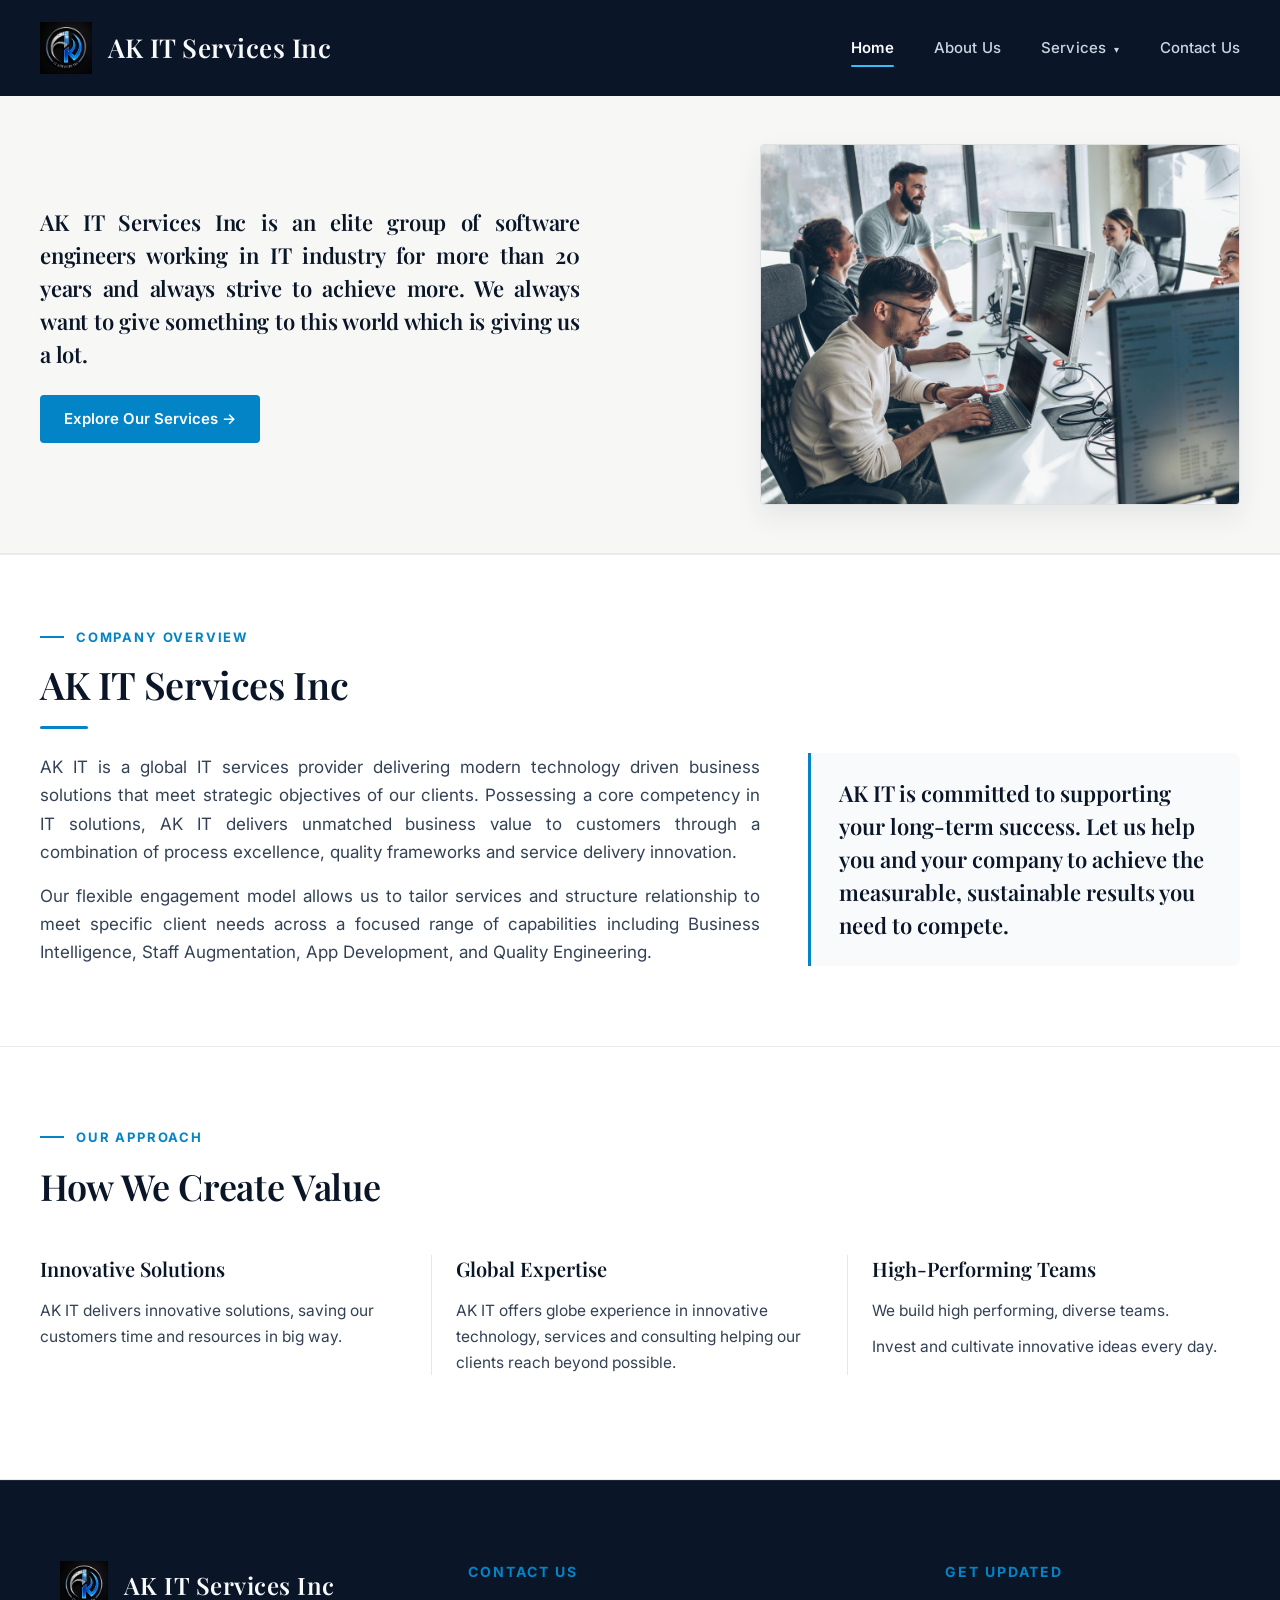
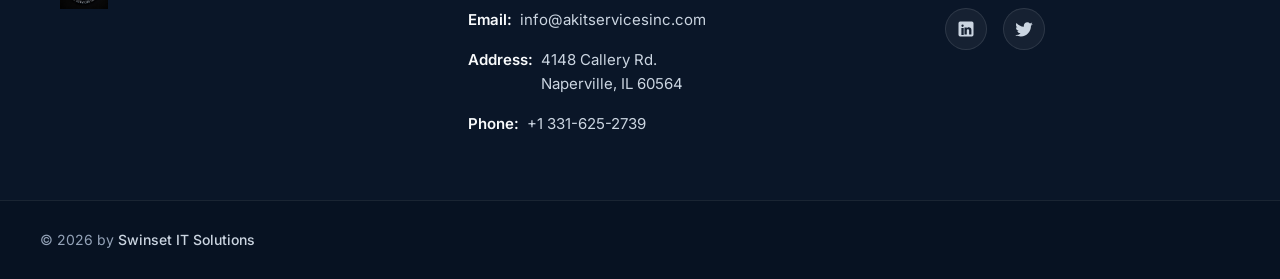
<file: index.html>
<!DOCTYPE html>
<html lang="en">

<head>
    <meta charset="UTF-8">
    <meta name="viewport" content="width=device-width, initial-scale=1.0">
    <title>AK IT Services Inc</title>
    <link rel="preconnect" href="https://fonts.googleapis.com">
    <link rel="preconnect" href="https://fonts.gstatic.com" crossorigin>
    <link
        href="https://fonts.googleapis.com/css2?family=Inter:wght@400;500;600;700&family=Playfair+Display:ital,wght@0,500;0,600;0,700;1,400&display=swap"
        rel="stylesheet">
    <link rel="stylesheet" href="style.css">
</head>

<body>

    <!-- Header Section -->
    <header class="site-header">
        <div class="header-container">
            <a href="index.html" class="brand-link">
                <img src="images/logo.jpeg" alt="AK IT Services Inc Logo" class="header-logo">
                <span class="company-name">AK IT Services Inc</span>
            </a>

            <nav class="main-nav" id="mainNav">
                <ul class="nav-list">
                    <li><a href="index.html" class="nav-link active">Home</a></li>
                    <li><a href="about.html" class="nav-link">About Us</a></li>
                    <li class="nav-item dropdown">
                        <a href="services.html" class="nav-link">Services <span class="dropdown-arrow">&#9662;</span></a>
                        <ul class="dropdown-menu">
                            <li><a href="business-intelligence.html" class="dropdown-item">Business Intelligence</a></li>
                            <li><a href="staff-augmentation.html" class="dropdown-item">Staff Augmentation</a></li>
                            <li><a href="app-development.html" class="dropdown-item">App Development</a></li>
                            <li><a href="quality-engineering.html" class="dropdown-item">Quality Engineering</a></li>
                        </ul>
                    </li>
                    <li><a href="contact.html" class="nav-link">Contact Us</a></li>
                </ul>
            </nav>

            <button class="mobile-nav-toggle" id="navToggle" aria-label="Toggle navigation menu">
                <span class="hamburger-bar"></span>
                <span class="hamburger-bar"></span>
                <span class="hamburger-bar"></span>
            </button>
        </div>
    </header>

    <!-- Main Content -->
    <main>
        <!-- Hero Section -->
        <section class="hero-section">
            <div class="hero-container">
                <div class="hero-text-column">
                    <h1 class="hero-editorial-statement">
                        AK IT Services Inc is an elite group of software engineers working in IT industry for more than
                        20 years and always strive to achieve more. We always want to give something to this world which
                        is giving us a lot.
                    </h1>
                    <a href="services.html" class="hero-cta-btn">Explore Our Services &rarr;</a>
                </div>

                <div class="hero-media-column">
                    <div class="hero-image-frame">
                        <img src="images/bg.jpg"
                            alt="AK IT Services software engineers collaborating in a modern technology office"
                            class="hero-image">
                    </div>
                </div>
            </div>
        </section>

        <!-- Company Overview & Key Pillars Section -->
        <section class="overview-section">
            <div class="overview-container">
                <div class="overview-header">
                    <div class="overview-brand-tag">
                        <span class="tag-line"></span>
                        <span class="tag-text">COMPANY OVERVIEW</span>
                    </div>
                    <h2 class="overview-title">AK IT Services Inc</h2>
                    <div class="title-accent-line"></div>
                </div>

                <div class="overview-body">
                    <div class="overview-text-main">
                        <p class="overview-paragraph">
                            AK IT is a global IT services provider delivering modern technology driven business
                            solutions that meet strategic objectives of our clients. Possessing a core competency in
                            IT solutions, AK IT delivers unmatched business value to customers through a
                            combination of process excellence, quality frameworks and service delivery innovation.
                        </p>
                        <p class="overview-paragraph">
                            Our flexible engagement model allows us to tailor services and structure relationship to
                            meet specific client needs across a focused range of capabilities including Business Intelligence,
                            Staff Augmentation, App Development, and Quality Engineering.
                        </p>
                    </div>
                    <div class="overview-text-highlight">
                        <p class="highlight-statement">
                            AK IT is committed to supporting your long-term success. Let us help you and your company to
                            achieve the measurable, sustainable results you need to compete.
                        </p>
                    </div>
                </div>
            </div>
        </section>

        <!-- Our Approach Section -->
        <section class="approach-section">
            <div class="approach-container">
                <div class="approach-header">
                    <div class="approach-brand-tag">
                        <span class="tag-line"></span>
                        <span class="tag-text">OUR APPROACH</span>
                    </div>
                    <h2 class="approach-main-title">How We Create Value</h2>
                </div>

                <div class="approach-grid">
                    <div class="approach-col">
                        <h3 class="approach-col-title">Innovative Solutions</h3>
                        <p class="approach-col-text">
                            AK IT delivers innovative solutions, saving our customers time and resources in big way.
                        </p>
                    </div>

                    <div class="approach-col">
                        <h3 class="approach-col-title">Global Expertise</h3>
                        <p class="approach-col-text">
                            AK IT offers globe experience in innovative technology, services and consulting helping our
                            clients reach beyond possible.
                        </p>
                    </div>

                    <div class="approach-col">
                        <h3 class="approach-col-title">High-Performing Teams</h3>
                        <div class="approach-multi-text">
                            <p class="approach-col-text">We build high performing, diverse teams.</p>
                            <p class="approach-col-text">Invest and cultivate innovative ideas every day.</p>
                        </div>
                    </div>
                </div>
            </div>
        </section>
    </main>

    <!-- Footer Section -->
    <footer class="site-footer">
        <div class="footer-container">
            <div class="footer-column footer-brand-col">
                <a href="index.html" class="footer-brand-link">
                    <img src="images/logo.jpeg" alt="AK IT Services Inc Logo" class="footer-logo">
                    <span class="footer-company-name">AK IT Services Inc</span>
                </a>
            </div>

            <div class="footer-column footer-contact-col">
                <h3 class="footer-heading">CONTACT US</h3>
                <div class="contact-details">
                    <p class="contact-item">
                        <span class="contact-label">Email:</span>
                        <a href="mailto:info@akitservicesinc.com" class="contact-link">info@akitservicesinc.com</a>
                    </p>
                    <div class="contact-item">
                        <span class="contact-label">Address:</span>
                        <address class="contact-address">
                            4148 Callery Rd.<br>
                            Naperville, IL 60564
                        </address>
                    </div>
                    <p class="contact-item">
                        <span class="contact-label">Phone:</span>
                        <a href="tel:+1 331-625-2739" class="contact-link">+1 331-625-2739</a>
                    </p>
                </div>
            </div>

            <div class="footer-column footer-social-col">
                <h3 class="footer-heading">GET UPDATED</h3>
                <div class="social-links">
                    <a href="#" class="social-icon-link" aria-label="LinkedIn">
                        <svg width="20" height="20" viewBox="0 0 24 24" fill="currentColor">
                            <path
                                d="M19 3a2 2 0 0 1 2 2v14a2 2 0 0 1-2 2H5a2 2 0 0 1-2-2V5a2 2 0 0 1 2-2h14m-.5 15.5v-5.3a3.26 3.26 0 0 0-3.26-3.26c-.85 0-1.84.52-2.28 1.3v-1.11h-2.79v8.37h2.79v-4.93c0-.77.62-1.4 1.39-1.4a1.4 1.4 0 0 1 1.4 1.4v4.93h2.75M6.46 10.9v8.37H9.25V10.9H6.46M7.86 6.72a1.4 1.4 0 1 0 1.4 1.4 1.4 1.4 0 0 0-1.4-1.4Z" />
                        </svg>
                    </a>
                    <a href="#" class="social-icon-link" aria-label="Twitter">
                        <svg width="20" height="20" viewBox="0 0 24 24" fill="currentColor">
                            <path
                                d="M22.46 6c-.77.35-1.6.58-2.46.69.88-.53 1.56-1.37 1.88-2.38-.83.5-1.75.85-2.72 1.05C18.37 4.5 17.26 4 16 4c-2.35 0-4.27 1.92-4.27 4.29 0 .34.04.67.11.98C8.28 9.09 5.11 7.38 3 4.79c-.37.63-.58 1.37-.58 2.15 0 1.49.75 2.81 1.91 3.56-.71 0-1.37-.2-1.95-.5v.05c0 2.08 1.48 3.82 3.44 4.21a4.22 4.22 0 0 1-1.93.07 4.28 4.28 0 0 0 4 2.98 8.521 8.521 0 0 1-5.33 1.84c-.34 0-.68-.02-1.02-.06C3.44 20.29 5.7 21 8.12 21 16 21 20.33 14.46 20.33 8.79c0-.19 0-.37-.01-.56.84-.6 1.56-1.36 2.14-2.23Z" />
                        </svg>
                    </a>
                </div>
            </div>
        </div>

        <div class="footer-bottom">
            <div class="footer-bottom-container">
                <p class="copyright-text">&copy; 2026 by <a href="https://swinset.com/" target="_blank"
                        rel="noopener noreferrer" class="copyright-link">Swinset IT Solutions</a></p>
            </div>
        </div>
    </footer>

    <script src="script.js"></script>
</body>

</html>
</file>
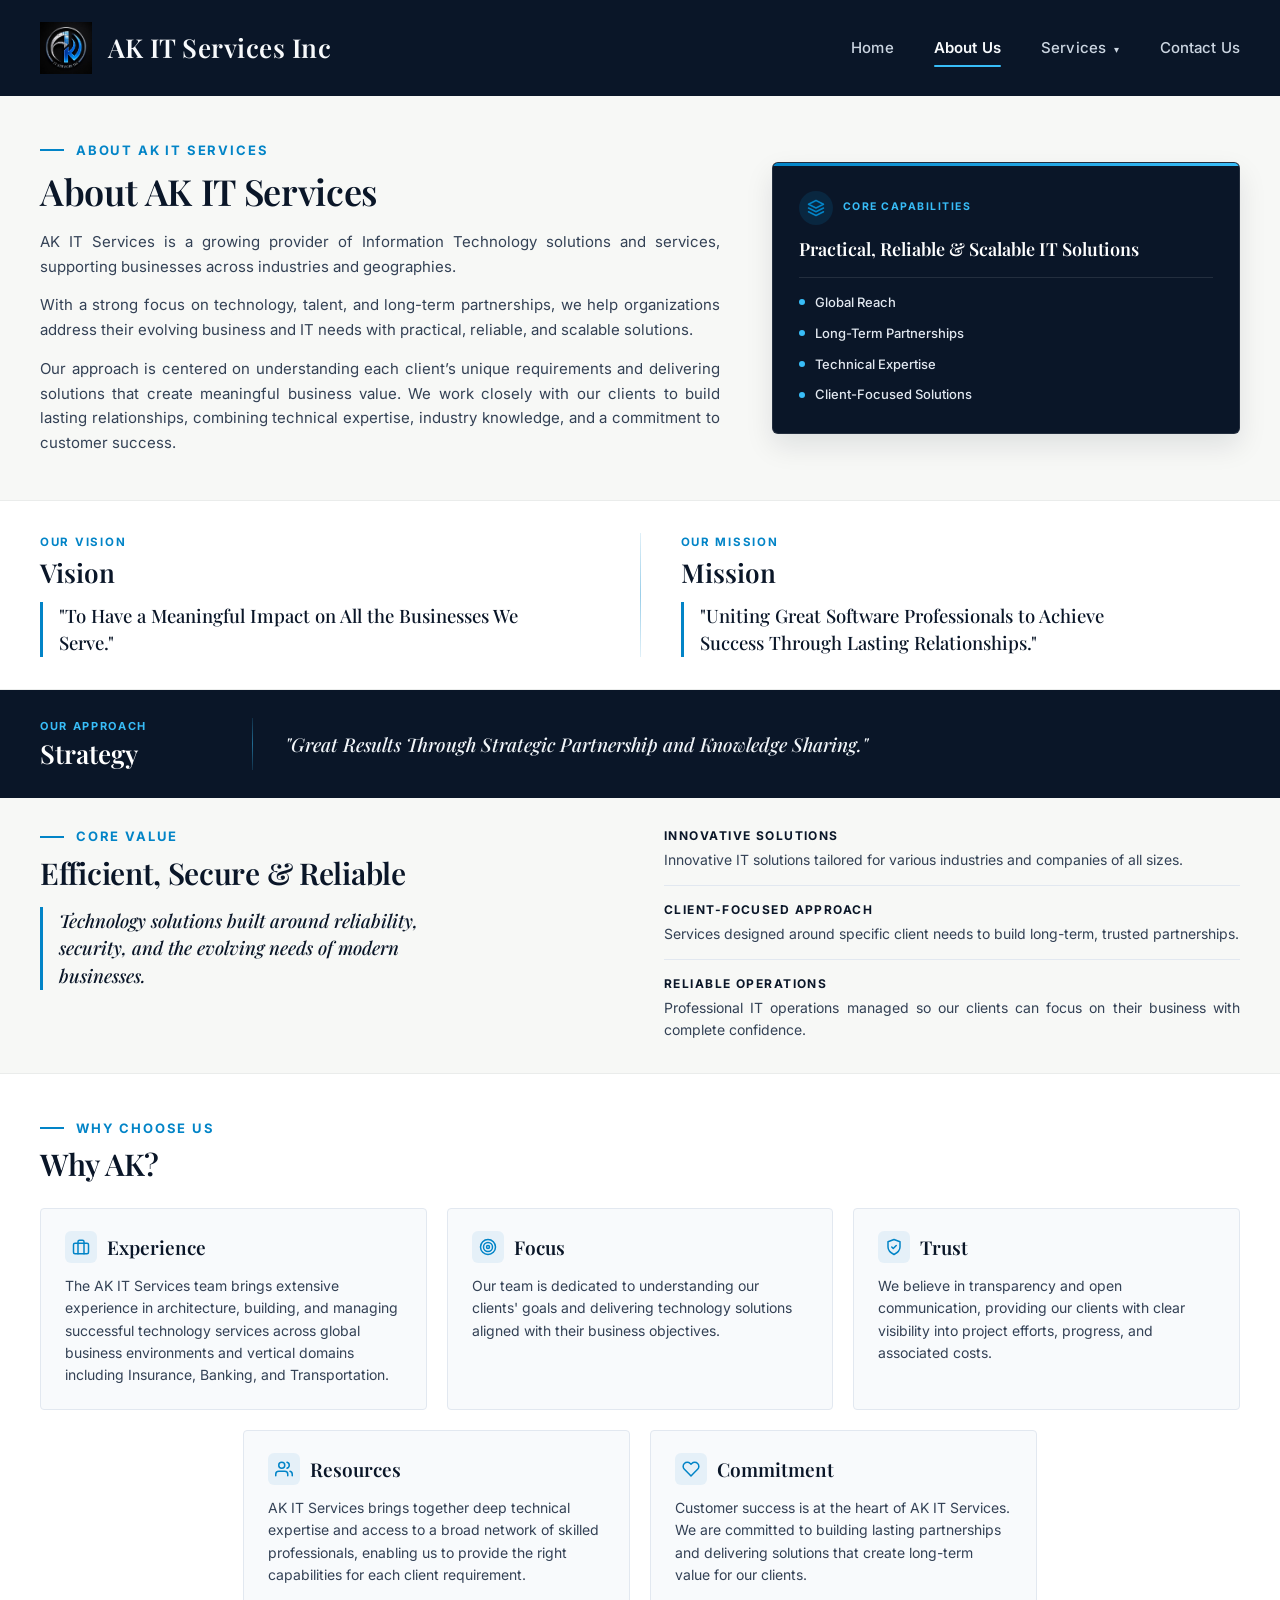
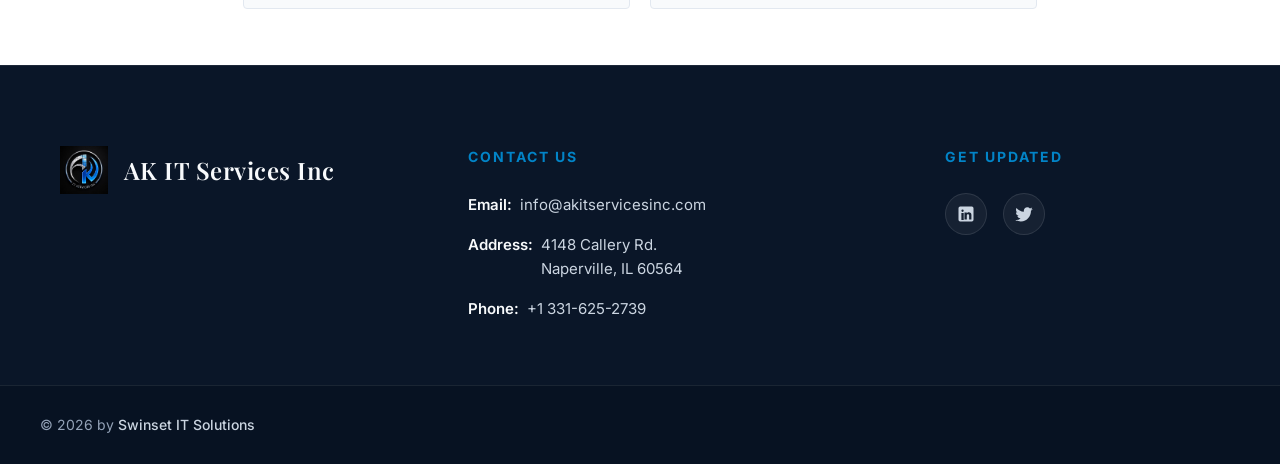
<file: about.html>
<!DOCTYPE html>
<html lang="en">

<head>
    <meta charset="UTF-8">
    <meta name="viewport" content="width=device-width, initial-scale=1.0">
    <title>About Us | AK IT Services Inc</title>
    <link rel="preconnect" href="https://fonts.googleapis.com">
    <link rel="preconnect" href="https://fonts.gstatic.com" crossorigin>
    <link
        href="https://fonts.googleapis.com/css2?family=Inter:wght@400;500;600;700&family=Playfair+Display:ital,wght@0,500;0,600;0,700;1,400&display=swap"
        rel="stylesheet">
    <link rel="stylesheet" href="style.css">
</head>

<body>

    <!-- Header Section -->
    <header class="site-header">
        <div class="header-container">
            <a href="index.html" class="brand-link">
                <img src="images/logo.jpeg" alt="AK IT Services Inc Logo" class="header-logo">
                <span class="company-name">AK IT Services Inc</span>
            </a>

            <nav class="main-nav" id="mainNav">
                <ul class="nav-list">
                    <li><a href="index.html" class="nav-link">Home</a></li>
                    <li><a href="about.html" class="nav-link active">About Us</a></li>
                    <li class="nav-item dropdown">
                        <a href="services.html" class="nav-link">Services <span class="dropdown-arrow">&#9662;</span></a>
                        <ul class="dropdown-menu">
                            <li><a href="business-intelligence.html" class="dropdown-item">Business Intelligence</a></li>
                            <li><a href="staff-augmentation.html" class="dropdown-item">Staff Augmentation</a></li>
                            <li><a href="app-development.html" class="dropdown-item">App Development</a></li>
                            <li><a href="quality-engineering.html" class="dropdown-item">Quality Engineering</a></li>
                        </ul>
                    </li>
                    <li><a href="contact.html" class="nav-link">Contact Us</a></li>
                </ul>
            </nav>

            <button class="mobile-nav-toggle" id="navToggle" aria-label="Toggle navigation menu">
                <span class="hamburger-bar"></span>
                <span class="hamburger-bar"></span>
                <span class="hamburger-bar"></span>
            </button>
        </div>
    </header>

    <!-- Main Content -->
    <main>
        <!-- SECTION 1 — ABOUT AK IT SERVICES -->
        <section class="about-hero-section">
            <div class="about-hero-container">
                <div class="about-hero-left">
                    <div class="about-hero-brand">
                        <span class="tag-line"></span>
                        <span class="tag-text">ABOUT AK IT SERVICES</span>
                    </div>
                    <h1 class="about-hero-title">About AK IT Services</h1>
                    <div class="about-hero-paragraphs">
                        <p>AK IT Services is a growing provider of Information Technology solutions and services,
                            supporting businesses across industries and geographies.</p>
                        <p>With a strong focus on technology, talent, and long-term partnerships, we help organizations
                            address their evolving business and IT needs with practical, reliable, and scalable
                            solutions.</p>
                        <p>Our approach is centered on understanding each client’s unique requirements and delivering
                            solutions that create meaningful business value. We work closely with our clients to build
                            lasting relationships, combining technical expertise, industry knowledge, and a commitment
                            to customer success.</p>
                    </div>
                </div>

                <!-- Right Column: Refined Navy Information Card -->
                <div class="about-hero-visual">
                    <div class="visual-card-wrapper">
                        <div class="visual-card-header">
                            <div class="visual-icon-box">
                                <svg width="18" height="18" viewBox="0 0 24 24" fill="none" stroke="#0284C7"
                                    stroke-width="2" stroke-linecap="round" stroke-linejoin="round">
                                    <polygon points="12 2 2 7 12 12 22 7 12 2"></polygon>
                                    <polyline points="2 17 12 22 22 17"></polyline>
                                    <polyline points="2 12 12 17 22 12"></polyline>
                                </svg>
                            </div>
                            <span class="visual-tag">CORE CAPABILITIES</span>
                        </div>
                        <h3 class="visual-title">Practical, Reliable &amp; Scalable IT Solutions</h3>
                        <div class="visual-pillars-list">
                            <div class="pillar-point">
                                <span class="pillar-dot"></span>
                                <span class="pillar-text">Global Reach</span>
                            </div>
                            <div class="pillar-point">
                                <span class="pillar-dot"></span>
                                <span class="pillar-text">Long-Term Partnerships</span>
                            </div>
                            <div class="pillar-point">
                                <span class="pillar-dot"></span>
                                <span class="pillar-text">Technical Expertise</span>
                            </div>
                            <div class="pillar-point">
                                <span class="pillar-dot"></span>
                                <span class="pillar-text">Client-Focused Solutions</span>
                            </div>
                        </div>
                    </div>
                </div>
            </div>
        </section>

        <!-- SECTION 2 — VISION & MISSION (Editorial Side-by-Side Layout) -->
        <section class="vision-mission-section">
            <div class="vision-mission-container">
                <!-- Vision Column -->
                <div class="vm-editorial-col vision-editorial">
                    <div class="vm-block-top">
                        <span class="vm-label-tag">OUR VISION</span>
                    </div>
                    <h2 class="vm-title">Vision</h2>
                    <div class="vm-statement-wrapper">
                        <p class="vm-quote-text">"To Have a Meaningful Impact on All the Businesses We Serve."</p>
                    </div>
                </div>

                <div class="vm-vertical-divider" role="separator"></div>

                <!-- Mission Column -->
                <div class="vm-editorial-col mission-editorial">
                    <div class="vm-block-top">
                        <span class="vm-label-tag">OUR MISSION</span>
                    </div>
                    <h2 class="vm-title">Mission</h2>
                    <div class="vm-statement-wrapper">
                        <p class="vm-quote-text">"Uniting Great Software Professionals to Achieve Success Through
                            Lasting Relationships."</p>
                    </div>
                </div>
            </div>
        </section>

        <!-- SECTION 3 — STRATEGY / OUR APPROACH -->
        <section class="strategy-banner-section">
            <div class="strategy-banner-container">
                <div class="strategy-banner-left">
                    <div class="strategy-badge-wrapper">
                        <span class="strategy-badge">OUR APPROACH</span>
                    </div>
                    <h2 class="strategy-heading">Strategy</h2>
                </div>

                <div class="strategy-vertical-divider" role="separator"></div>

                <div class="strategy-banner-right">
                    <div class="strategy-quote-box">
                        <p class="strategy-quote">"Great Results Through Strategic Partnership and Knowledge Sharing."
                        </p>
                    </div>
                </div>
            </div>
        </section>

        <!-- SECTION 4 — CORE VALUE -->
        <section class="reliability-editorial-section">
            <div class="reliability-editorial-container">
                <div class="reliability-col-left">
                    <div class="about-hero-brand">
                        <span class="tag-line"></span>
                        <span class="tag-text">CORE VALUE</span>
                    </div>
                    <h2 class="section-heading-dark">Efficient, Secure &amp; Reliable</h2>
                    <div class="reliability-statement-box">
                        <p class="reliability-lead-text">
                            Technology solutions built around reliability, security, and the evolving needs of modern
                            businesses.
                        </p>
                    </div>
                </div>

                <div class="reliability-col-right">
                    <div class="reliability-features-list">
                        <div class="reliability-feature-item">
                            <div class="rel-feature-content">
                                <h3 class="rel-feature-title">INNOVATIVE SOLUTIONS</h3>
                                <p class="rel-feature-text">Innovative IT solutions tailored for various industries and
                                    companies of all sizes.</p>
                            </div>
                        </div>

                        <div class="reliability-feature-item">
                            <div class="rel-feature-content">
                                <h3 class="rel-feature-title">CLIENT-FOCUSED APPROACH</h3>
                                <p class="rel-feature-text">Services designed around specific client needs to build
                                    long-term, trusted partnerships.</p>
                            </div>
                        </div>

                        <div class="reliability-feature-item">
                            <div class="rel-feature-content">
                                <h3 class="rel-feature-title">RELIABLE OPERATIONS</h3>
                                <p class="rel-feature-text">Professional IT operations managed so our clients can focus
                                    on their business with complete confidence.</p>
                            </div>
                        </div>
                    </div>
                </div>
            </div>
        </section>

        <!-- SECTION 5 — WHY CHOOSE US -->
        <section class="why-ak-section">
            <div class="why-ak-container">
                <div class="why-ak-header">
                    <div class="about-hero-brand">
                        <span class="tag-line"></span>
                        <span class="tag-text">WHY CHOOSE US</span>
                    </div>
                    <h2 class="section-heading-dark">Why AK?</h2>
                </div>

                <div class="why-ak-grid">
                    <div class="why-card why-card-1">
                        <div class="why-card-top">
                            <div class="why-card-header-left">
                                <div class="why-card-icon">
                                    <svg width="18" height="18" viewBox="0 0 24 24" fill="none" stroke="#0284C7"
                                        stroke-width="2" stroke-linecap="round" stroke-linejoin="round">
                                        <rect x="2" y="7" width="20" height="14" rx="2" ry="2"></rect>
                                        <path d="M16 21V5a2 2 0 0 0-2-2h-4a2 2 0 0 0-2 2v16"></path>
                                    </svg>
                                </div>
                                <h3 class="why-title">Experience</h3>
                            </div>
                        </div>
                        <p class="why-text">
                            The AK IT Services team brings extensive experience in architecture, building, and managing
                            successful technology services across global business environments and vertical domains
                            including Insurance, Banking, and Transportation.
                        </p>
                    </div>

                    <div class="why-card why-card-2">
                        <div class="why-card-top">
                            <div class="why-card-header-left">
                                <div class="why-card-icon">
                                    <svg width="18" height="18" viewBox="0 0 24 24" fill="none" stroke="#0284C7"
                                        stroke-width="2" stroke-linecap="round" stroke-linejoin="round">
                                        <circle cx="12" cy="12" r="10"></circle>
                                        <circle cx="12" cy="12" r="6"></circle>
                                        <circle cx="12" cy="12" r="2"></circle>
                                    </svg>
                                </div>
                                <h3 class="why-title">Focus</h3>
                            </div>
                        </div>
                        <p class="why-text">
                            Our team is dedicated to understanding our clients' goals and delivering technology
                            solutions aligned with their business objectives.
                        </p>
                    </div>

                    <div class="why-card why-card-3">
                        <div class="why-card-top">
                            <div class="why-card-header-left">
                                <div class="why-card-icon">
                                    <svg width="18" height="18" viewBox="0 0 24 24" fill="none" stroke="#0284C7"
                                        stroke-width="2" stroke-linecap="round" stroke-linejoin="round">
                                        <path d="M12 22s8-4 8-10V5l-8-3-8 3v7c0 6 8 10 8 10z"></path>
                                        <polyline points="9 12 11 14 15 10"></polyline>
                                    </svg>
                                </div>
                                <h3 class="why-title">Trust</h3>
                            </div>
                        </div>
                        <p class="why-text">
                            We believe in transparency and open communication, providing our clients with clear
                            visibility into project efforts, progress, and associated costs.
                        </p>
                    </div>

                    <div class="why-card why-card-4">
                        <div class="why-card-top">
                            <div class="why-card-header-left">
                                <div class="why-card-icon">
                                    <svg width="18" height="18" viewBox="0 0 24 24" fill="none" stroke="#0284C7"
                                        stroke-width="2" stroke-linecap="round" stroke-linejoin="round">
                                        <path d="M17 21v-2a4 4 0 0 0-4-4H5a4 4 0 0 0-4 4v2"></path>
                                        <circle cx="9" cy="7" r="4"></circle>
                                        <path d="M23 21v-2a4 4 0 0 0-3-3.87"></path>
                                        <path d="M16 3.13a4 4 0 0 1 0 7.75"></path>
                                    </svg>
                                </div>
                                <h3 class="why-title">Resources</h3>
                            </div>
                        </div>
                        <p class="why-text">
                            AK IT Services brings together deep technical expertise and access to a broad network of
                            skilled professionals, enabling us to provide the right capabilities for each client
                            requirement.
                        </p>
                    </div>

                    <div class="why-card why-card-5">
                        <div class="why-card-top">
                            <div class="why-card-header-left">
                                <div class="why-card-icon">
                                    <svg width="18" height="18" viewBox="0 0 24 24" fill="none" stroke="#0284C7"
                                        stroke-width="2" stroke-linecap="round" stroke-linejoin="round">
                                        <path
                                            d="M20.84 4.61a5.5 5.5 0 0 0-7.78 0L12 5.67l-1.06-1.06a5.5 5.5 0 0 0-7.78 7.78l1.06 1.06L12 21.23l7.78-7.78 1.06-1.06a5.5 5.5 0 0 0 0-7.78z">
                                        </path>
                                    </svg>
                                </div>
                                <h3 class="why-title">Commitment</h3>
                            </div>
                        </div>
                        <p class="why-text">
                            Customer success is at the heart of AK IT Services. We are committed to building lasting
                            partnerships and delivering solutions that create long-term value for our clients.
                        </p>
                    </div>
                </div>
            </div>
        </section>
    </main>

    <!-- Footer Section -->
    <footer class="site-footer">
        <div class="footer-container">
            <div class="footer-column footer-brand-col">
                <a href="index.html" class="footer-brand-link">
                    <img src="images/logo.jpeg" alt="AK IT Services Inc Logo" class="footer-logo">
                    <span class="footer-company-name">AK IT Services Inc</span>
                </a>
            </div>

            <div class="footer-column footer-contact-col">
                <h3 class="footer-heading">CONTACT US</h3>
                <div class="contact-details">
                    <p class="contact-item">
                        <span class="contact-label">Email:</span>
                        <a href="mailto:info@akitservicesinc.com" class="contact-link">info@akitservicesinc.com</a>
                    </p>
                    <div class="contact-item">
                        <span class="contact-label">Address:</span>
                        <address class="contact-address">
                            4148 Callery Rd.<br>
                            Naperville, IL 60564
                        </address>
                    </div>
                    <p class="contact-item">
                        <span class="contact-label">Phone:</span>
                        <a href="tel:+1 331-625-2739" class="contact-link">+1 331-625-2739</a>
                    </p>
                </div>
            </div>

            <div class="footer-column footer-social-col">
                <h3 class="footer-heading">GET UPDATED</h3>
                <div class="social-links">
                    <a href="#" class="social-icon-link" aria-label="LinkedIn">
                        <svg width="20" height="20" viewBox="0 0 24 24" fill="currentColor">
                            <path
                                d="M19 3a2 2 0 0 1 2 2v14a2 2 0 0 1-2 2H5a2 2 0 0 1-2-2V5a2 2 0 0 1 2-2h14m-.5 15.5v-5.3a3.26 3.26 0 0 0-3.26-3.26c-.85 0-1.84.52-2.28 1.3v-1.11h-2.79v8.37h2.79v-4.93c0-.77.62-1.4 1.39-1.4a1.4 1.4 0 0 1 1.4 1.4v4.93h2.75M6.46 10.9v8.37H9.25V10.9H6.46M7.86 6.72a1.4 1.4 0 1 0 1.4 1.4 1.4 1.4 0 0 0-1.4-1.4Z" />
                        </svg>
                    </a>
                    <a href="#" class="social-icon-link" aria-label="Twitter">
                        <svg width="20" height="20" viewBox="0 0 24 24" fill="currentColor">
                            <path
                                d="M22.46 6c-.77.35-1.6.58-2.46.69.88-.53 1.56-1.37 1.88-2.38-.83.5-1.75.85-2.72 1.05C18.37 4.5 17.26 4 16 4c-2.35 0-4.27 1.92-4.27 4.29 0 .34.04.67.11.98C8.28 9.09 5.11 7.38 3 4.79c-.37.63-.58 1.37-.58 2.15 0 1.49.75 2.81 1.91 3.56-.71 0-1.37-.2-1.95-.5v.05c0 2.08 1.48 3.82 3.44 4.21a4.22 4.22 0 0 1-1.93.07 4.28 4.28 0 0 0 4 2.98 8.521 8.521 0 0 1-5.33 1.84c-.34 0-.68-.02-1.02-.06C3.44 20.29 5.7 21 8.12 21 16 21 20.33 14.46 20.33 8.79c0-.19 0-.37-.01-.56.84-.6 1.56-1.36 2.14-2.23Z" />
                        </svg>
                    </a>
                </div>
            </div>
        </div>

        <div class="footer-bottom">
            <div class="footer-bottom-container">
                <p class="copyright-text">&copy; 2026 by <a href="https://swinset.com/" target="_blank"
                        rel="noopener noreferrer" class="copyright-link">Swinset IT Solutions</a></p>
            </div>
        </div>
    </footer>

    <script src="script.js"></script>
</body>

</html>
</file>
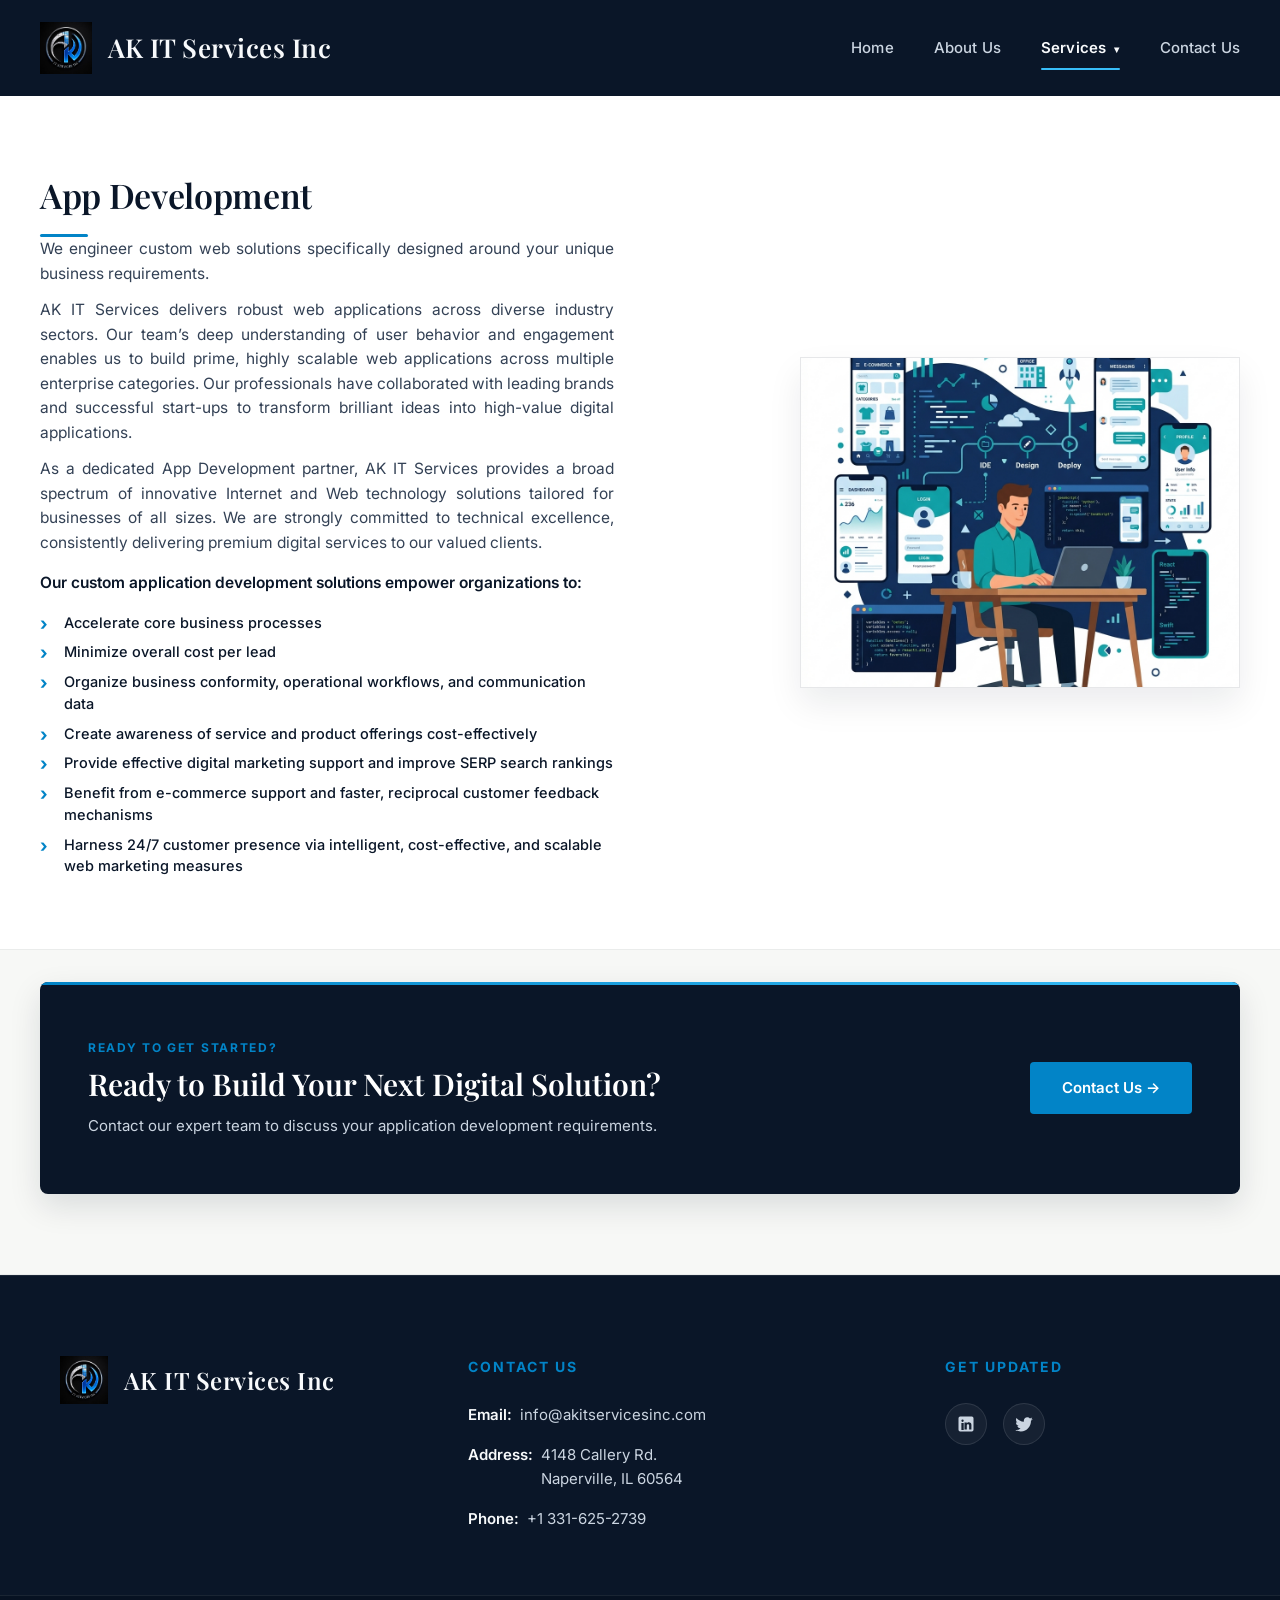
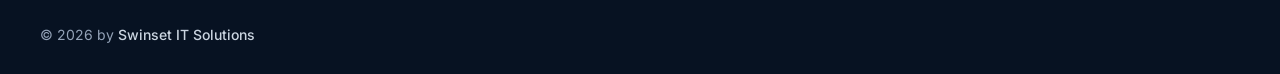
<file: app-development.html>
<!DOCTYPE html>
<html lang="en">

<head>
    <meta charset="UTF-8">
    <meta name="viewport" content="width=device-width, initial-scale=1.0">
    <title>App Development | AK IT Services Inc</title>
    <link rel="preconnect" href="https://fonts.googleapis.com">
    <link rel="preconnect" href="https://fonts.gstatic.com" crossorigin>
    <link
        href="https://fonts.googleapis.com/css2?family=Inter:wght@400;500;600;700&family=Playfair+Display:ital,wght@0,500;0,600;0,700;1,400&display=swap"
        rel="stylesheet">
    <link rel="stylesheet" href="style.css">
</head>

<body>

    <!-- Header Section -->
    <header class="site-header">
        <div class="header-container">
            <a href="index.html" class="brand-link">
                <img src="images/logo.jpeg" alt="AK IT Services Inc Logo" class="header-logo">
                <span class="company-name">AK IT Services Inc</span>
            </a>

            <nav class="main-nav" id="mainNav">
                <ul class="nav-list">
                    <li><a href="index.html" class="nav-link">Home</a></li>
                    <li><a href="about.html" class="nav-link">About Us</a></li>
                    <li class="nav-item dropdown">
                        <a href="services.html" class="nav-link active">Services <span
                                class="dropdown-arrow">&#9662;</span></a>
                        <ul class="dropdown-menu">
                            <li><a href="business-intelligence.html" class="dropdown-item">Business Intelligence</a>
                            </li>
                            <li><a href="staff-augmentation.html" class="dropdown-item">Staff Augmentation</a></li>
                            <li><a href="app-development.html" class="dropdown-item active-dropdown">App Development</a>
                            </li>
                            <li><a href="quality-engineering.html" class="dropdown-item">Quality Engineering</a></li>
                        </ul>
                    </li>
                    <li><a href="contact.html" class="nav-link">Contact Us</a></li>
                </ul>
            </nav>

            <button class="mobile-nav-toggle" id="navToggle" aria-label="Toggle navigation menu">
                <span class="hamburger-bar"></span>
                <span class="hamburger-bar"></span>
                <span class="hamburger-bar"></span>
            </button>
        </div>
    </header>

    <!-- Main Content -->
    <main>
        <!-- 1. APP DEVELOPMENT MAIN CONTENT -->
        <section class="single-service-content-section bi-page-content">
            <div class="single-service-container">
                <article class="service-block text-left-img-right" style="border-bottom: none; padding-bottom: 0;">
                    <div class="service-text-content">
                        <h1 class="service-title">App Development</h1>
                        <div class="title-accent-line"></div>

                        <p class="service-paragraph">
                            We engineer custom web solutions specifically designed around your unique business
                            requirements.
                        </p>
                        <p class="service-paragraph">
                            AK IT Services delivers robust web applications across diverse industry sectors. Our team’s
                            deep understanding of user behavior and engagement enables us to build prime, highly
                            scalable web applications across multiple enterprise categories. Our professionals have
                            collaborated with leading brands and successful start-ups to transform brilliant ideas into
                            high-value digital applications.
                        </p>
                        <p class="service-paragraph">
                            As a dedicated App Development partner, AK IT Services provides a broad spectrum of
                            innovative Internet and Web technology solutions tailored for businesses of all sizes. We
                            are strongly committed to technical excellence, consistently delivering premium digital
                            services to our valued clients.
                        </p>
                        <p class="service-paragraph service-list-intro">
                            Our custom application development solutions empower organizations to:
                        </p>
                        <ul class="service-bullet-list">
                            <li>Accelerate core business processes</li>
                            <li>Minimize overall cost per lead</li>
                            <li>Organize business conformity, operational workflows, and communication data</li>
                            <li>Create awareness of service and product offerings cost-effectively</li>
                            <li>Provide effective digital marketing support and improve SERP search rankings</li>
                            <li>Benefit from e-commerce support and faster, reciprocal customer feedback mechanisms</li>
                            <li>Harness 24/7 customer presence via intelligent, cost-effective, and scalable web
                                marketing measures</li>
                        </ul>
                    </div>

                    <div class="service-image-wrapper">
                        <img src="images/service-3.png" alt="App Development web and mobile application engineering"
                            class="service-image">
                    </div>
                </article>
            </div>
        </section>

        <!-- 2. CLEAR SPACING & STANDALONE CTA SECTION -->
        <section class="standalone-cta-wrapper">
            <div class="standalone-cta-container">
                <div class="single-service-cta-card">
                    <div class="single-service-cta-text">
                        <span class="cta-eyebrow">READY TO GET STARTED?</span>
                        <h2 class="cta-heading">Ready to Build Your Next Digital Solution?</h2>
                        <p class="cta-subheading">Contact our expert team to discuss your application development
                            requirements.</p>
                    </div>
                    <a href="contact.html" class="single-service-cta-btn">Contact Us &rarr;</a>
                </div>
            </div>
        </section>
    </main>

    <!-- 4. FOOTER (Begins cleanly after the CTA section with clear separation) -->
    <footer class="site-footer">
        <div class="footer-container">
            <div class="footer-column footer-brand-col">
                <a href="index.html" class="footer-brand-link">
                    <img src="images/logo.jpeg" alt="AK IT Services Inc Logo" class="footer-logo">
                    <span class="footer-company-name">AK IT Services Inc</span>
                </a>
            </div>

            <div class="footer-column footer-contact-col">
                <h3 class="footer-heading">CONTACT US</h3>
                <div class="contact-details">
                    <p class="contact-item">
                        <span class="contact-label">Email:</span>
                        <a href="mailto:info@akitservicesinc.com" class="contact-link">info@akitservicesinc.com</a>
                    </p>
                    <div class="contact-item">
                        <span class="contact-label">Address:</span>
                        <address class="contact-address">
                            4148 Callery Rd.<br>
                            Naperville, IL 60564
                        </address>
                    </div>
                    <p class="contact-item">
                        <span class="contact-label">Phone:</span>
                        <a href="tel:+1 331-625-2739" class="contact-link">+1 331-625-2739</a>
                    </p>
                </div>
            </div>

            <div class="footer-column footer-social-col">
                <h3 class="footer-heading">GET UPDATED</h3>
                <div class="social-links">
                    <a href="#" class="social-icon-link" aria-label="LinkedIn">
                        <svg width="20" height="20" viewBox="0 0 24 24" fill="currentColor">
                            <path
                                d="M19 3a2 2 0 0 1 2 2v14a2 2 0 0 1-2 2H5a2 2 0 0 1-2-2V5a2 2 0 0 1 2-2h14m-.5 15.5v-5.3a3.26 3.26 0 0 0-3.26-3.26c-.85 0-1.84.52-2.28 1.3v-1.11h-2.79v8.37h2.79v-4.93c0-.77.62-1.4 1.39-1.4a1.4 1.4 0 0 1 1.4 1.4v4.93h2.75M6.46 10.9v8.37H9.25V10.9H6.46M7.86 6.72a1.4 1.4 0 1 0 1.4 1.4 1.4 1.4 0 0 0-1.4-1.4Z" />
                        </svg>
                    </a>
                    <a href="#" class="social-icon-link" aria-label="Twitter">
                        <svg width="20" height="20" viewBox="0 0 24 24" fill="currentColor">
                            <path
                                d="M22.46 6c-.77.35-1.6.58-2.46.69.88-.53 1.56-1.37 1.88-2.38-.83.5-1.75.85-2.72 1.05C18.37 4.5 17.26 4 16 4c-2.35 0-4.27 1.92-4.27 4.29 0 .34.04.67.11.98C8.28 9.09 5.11 7.38 3 4.79c-.37.63-.58 1.37-.58 2.15 0 1.49.75 2.81 1.91 3.56-.71 0-1.37-.2-1.95-.5v.05c0 2.08 1.48 3.82 3.44 4.21a4.22 4.22 0 0 1-1.93.07 4.28 4.28 0 0 0 4 2.98 8.521 8.521 0 0 1-5.33 1.84c-.34 0-.68-.02-1.02-.06C3.44 20.29 5.7 21 8.12 21 16 21 20.33 14.46 20.33 8.79c0-.19 0-.37-.01-.56.84-.6 1.56-1.36 2.14-2.23Z" />
                        </svg>
                    </a>
                </div>
            </div>
        </div>

        <div class="footer-bottom">
            <div class="footer-bottom-container">
                <p class="copyright-text">&copy; 2026 by <a href="https://swinset.com/" target="_blank"
                        rel="noopener noreferrer" class="copyright-link">Swinset IT Solutions</a></p>
            </div>
        </div>
    </footer>

    <script src="script.js"></script>
</body>

</html>
</file>
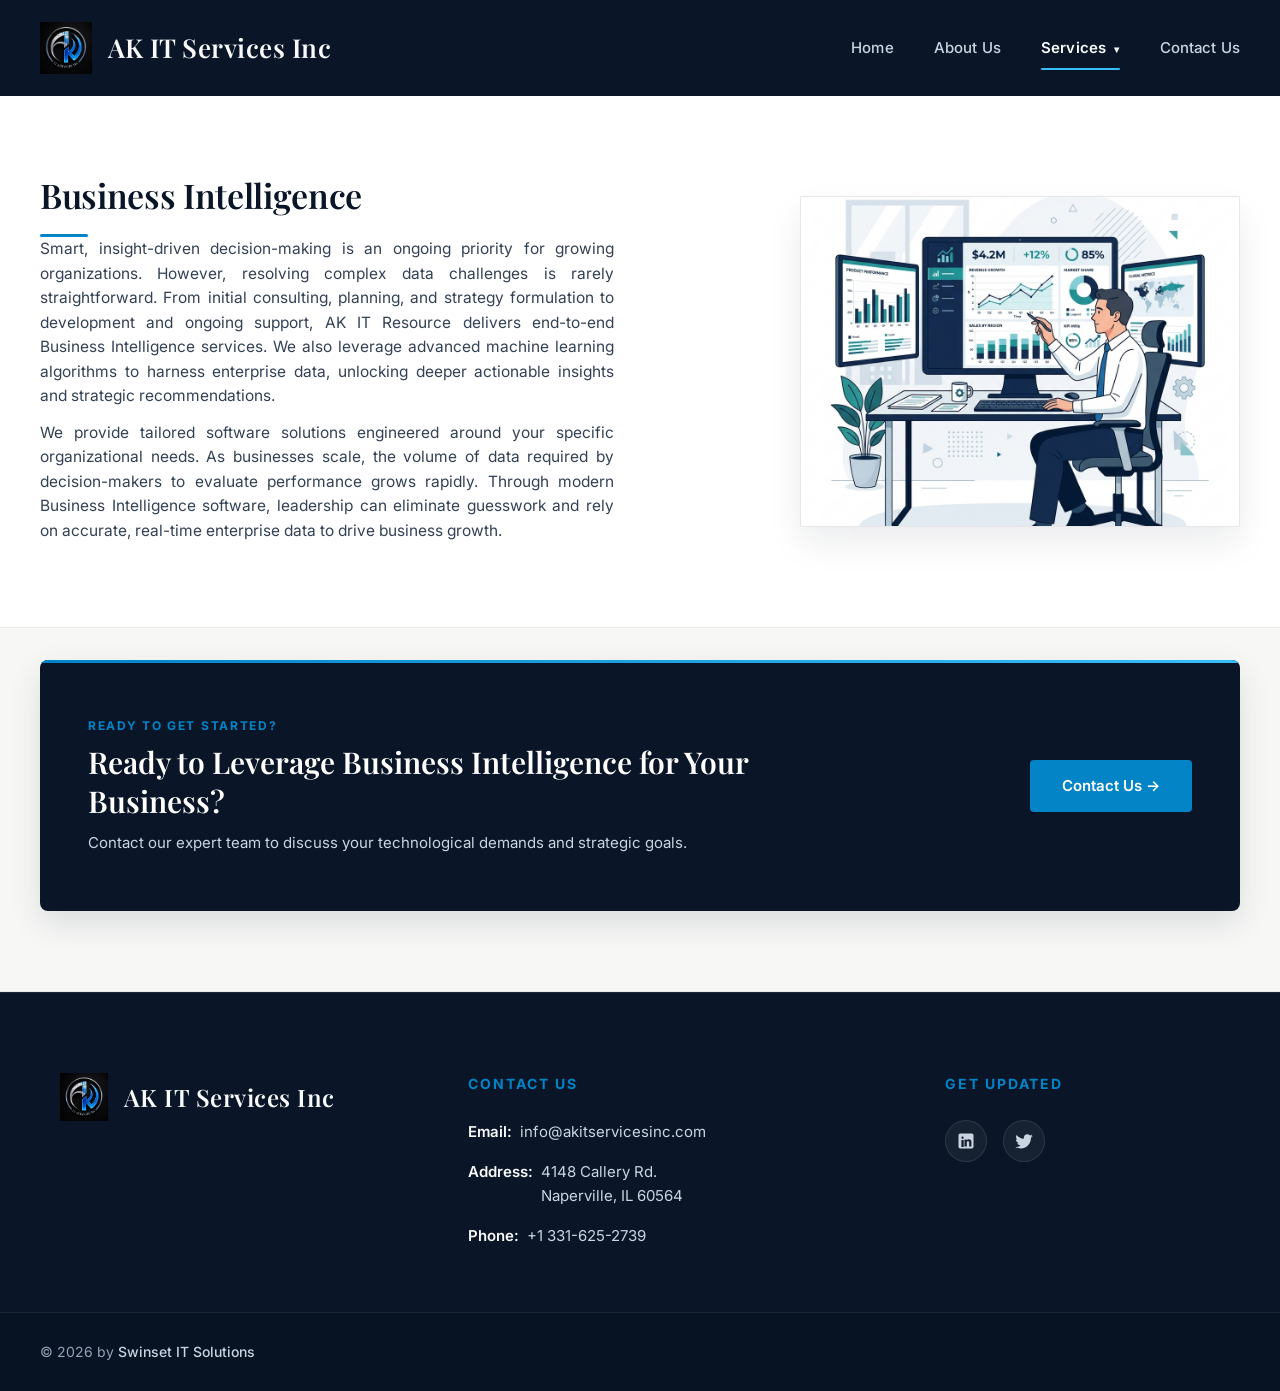
<file: business-intelligence.html>
<!DOCTYPE html>
<html lang="en">

<head>
    <meta charset="UTF-8">
    <meta name="viewport" content="width=device-width, initial-scale=1.0">
    <title>Business Intelligence | AK IT Services Inc</title>
    <link rel="preconnect" href="https://fonts.googleapis.com">
    <link rel="preconnect" href="https://fonts.gstatic.com" crossorigin>
    <link
        href="https://fonts.googleapis.com/css2?family=Inter:wght@400;500;600;700&family=Playfair+Display:ital,wght@0,500;0,600;0,700;1,400&display=swap"
        rel="stylesheet">
    <link rel="stylesheet" href="style.css">
</head>

<body>

    <!-- Header Section -->
    <header class="site-header">
        <div class="header-container">
            <a href="index.html" class="brand-link">
                <img src="images/logo.jpeg" alt="AK IT Services Inc Logo" class="header-logo">
                <span class="company-name">AK IT Services Inc</span>
            </a>

            <nav class="main-nav" id="mainNav">
                <ul class="nav-list">
                    <li><a href="index.html" class="nav-link">Home</a></li>
                    <li><a href="about.html" class="nav-link">About Us</a></li>
                    <li class="nav-item dropdown">
                        <a href="services.html" class="nav-link active">Services <span
                                class="dropdown-arrow">&#9662;</span></a>
                        <ul class="dropdown-menu">
                            <li><a href="business-intelligence.html" class="dropdown-item active-dropdown">Business
                                    Intelligence</a></li>
                            <li><a href="staff-augmentation.html" class="dropdown-item">Staff Augmentation</a></li>
                            <li><a href="app-development.html" class="dropdown-item">App Development</a></li>
                            <li><a href="quality-engineering.html" class="dropdown-item">Quality Engineering</a></li>
                        </ul>
                    </li>
                    <li><a href="contact.html" class="nav-link">Contact Us</a></li>
                </ul>
            </nav>

            <button class="mobile-nav-toggle" id="navToggle" aria-label="Toggle navigation menu">
                <span class="hamburger-bar"></span>
                <span class="hamburger-bar"></span>
                <span class="hamburger-bar"></span>
            </button>
        </div>
    </header>

    <!-- Main Content -->
    <main>
        <!-- 1. BUSINESS INTELLIGENCE MAIN CONTENT -->
        <section class="single-service-content-section bi-page-content">
            <div class="single-service-container">
                <article class="service-block text-left-img-right bi-service"
                    style="border-bottom: none; padding-bottom: 0;">
                    <div class="service-text-content">
                        <h1 class="service-title">Business Intelligence</h1>
                        <div class="title-accent-line"></div>

                        <p class="service-paragraph">
                            Smart, insight-driven decision-making is an ongoing priority for growing organizations.
                            However, resolving complex data challenges is rarely straightforward. From initial
                            consulting, planning, and strategy formulation to development and ongoing support, AK IT
                            Resource delivers end-to-end Business Intelligence services. We also leverage advanced
                            machine learning algorithms to harness enterprise data, unlocking deeper actionable insights
                            and strategic recommendations.
                        </p>
                        <p class="service-paragraph">
                            We provide tailored software solutions engineered around your specific organizational needs.
                            As businesses scale, the volume of data required by decision-makers to evaluate performance
                            grows rapidly. Through modern Business Intelligence software, leadership can eliminate
                            guesswork and rely on accurate, real-time enterprise data to drive business growth.
                        </p>
                    </div>

                    <div class="service-image-wrapper">
                        <img src="images/service-1.png" alt="Business Intelligence analytics and data insights"
                            class="service-image">
                    </div>
                </article>
            </div>
        </section>

        <!-- 2. CLEAR SPACING & STANDALONE CTA SECTION -->
        <section class="standalone-cta-wrapper">
            <div class="standalone-cta-container">
                <div class="single-service-cta-card">
                    <div class="single-service-cta-text">
                        <span class="cta-eyebrow">READY TO GET STARTED?</span>
                        <h2 class="cta-heading">Ready to Leverage Business Intelligence for Your Business?</h2>
                        <p class="cta-subheading">Contact our expert team to discuss your technological demands and
                            strategic goals.</p>
                    </div>
                    <a href="contact.html" class="single-service-cta-btn">Contact Us &rarr;</a>
                </div>
            </div>
        </section>
    </main>

    <!-- 4. FOOTER (Begins cleanly after the CTA section with clear separation) -->
    <footer class="site-footer">
        <div class="footer-container">
            <div class="footer-column footer-brand-col">
                <a href="index.html" class="footer-brand-link">
                    <img src="images/logo.jpeg" alt="AK IT Services Inc Logo" class="footer-logo">
                    <span class="footer-company-name">AK IT Services Inc</span>
                </a>
            </div>

            <div class="footer-column footer-contact-col">
                <h3 class="footer-heading">CONTACT US</h3>
                <div class="contact-details">
                    <p class="contact-item">
                        <span class="contact-label">Email:</span>
                        <a href="mailto:info@akitservicesinc.com" class="contact-link">info@akitservicesinc.com</a>
                    </p>
                    <div class="contact-item">
                        <span class="contact-label">Address:</span>
                        <address class="contact-address">
                            4148 Callery Rd.<br>
                            Naperville, IL 60564
                        </address>
                    </div>
                    <p class="contact-item">
                        <span class="contact-label">Phone:</span>
                        <a href="tel:+1 331-625-2739" class="contact-link">+1 331-625-2739</a>
                    </p>
                </div>
            </div>

            <div class="footer-column footer-social-col">
                <h3 class="footer-heading">GET UPDATED</h3>
                <div class="social-links">
                    <a href="#" class="social-icon-link" aria-label="LinkedIn">
                        <svg width="20" height="20" viewBox="0 0 24 24" fill="currentColor">
                            <path
                                d="M19 3a2 2 0 0 1 2 2v14a2 2 0 0 1-2 2H5a2 2 0 0 1-2-2V5a2 2 0 0 1 2-2h14m-.5 15.5v-5.3a3.26 3.26 0 0 0-3.26-3.26c-.85 0-1.84.52-2.28 1.3v-1.11h-2.79v8.37h2.79v-4.93c0-.77.62-1.4 1.39-1.4a1.4 1.4 0 0 1 1.4 1.4v4.93h2.75M6.46 10.9v8.37H9.25V10.9H6.46M7.86 6.72a1.4 1.4 0 1 0 1.4 1.4 1.4 1.4 0 0 0-1.4-1.4Z" />
                        </svg>
                    </a>
                    <a href="#" class="social-icon-link" aria-label="Twitter">
                        <svg width="20" height="20" viewBox="0 0 24 24" fill="currentColor">
                            <path
                                d="M22.46 6c-.77.35-1.6.58-2.46.69.88-.53 1.56-1.37 1.88-2.38-.83.5-1.75.85-2.72 1.05C18.37 4.5 17.26 4 16 4c-2.35 0-4.27 1.92-4.27 4.29 0 .34.04.67.11.98C8.28 9.09 5.11 7.38 3 4.79c-.37.63-.58 1.37-.58 2.15 0 1.49.75 2.81 1.91 3.56-.71 0-1.37-.2-1.95-.5v.05c0 2.08 1.48 3.82 3.44 4.21a4.22 4.22 0 0 1-1.93.07 4.28 4.28 0 0 0 4 2.98 8.521 8.521 0 0 1-5.33 1.84c-.34 0-.68-.02-1.02-.06C3.44 20.29 5.7 21 8.12 21 16 21 20.33 14.46 20.33 8.79c0-.19 0-.37-.01-.56.84-.6 1.56-1.36 2.14-2.23Z" />
                        </svg>
                    </a>
                </div>
            </div>
        </div>

        <div class="footer-bottom">
            <div class="footer-bottom-container">
                <p class="copyright-text">&copy; 2026 by <a href="https://swinset.com/" target="_blank"
                        rel="noopener noreferrer" class="copyright-link">Swinset IT Solutions</a></p>
            </div>
        </div>
    </footer>

    <script src="script.js"></script>
</body>

</html>
</file>
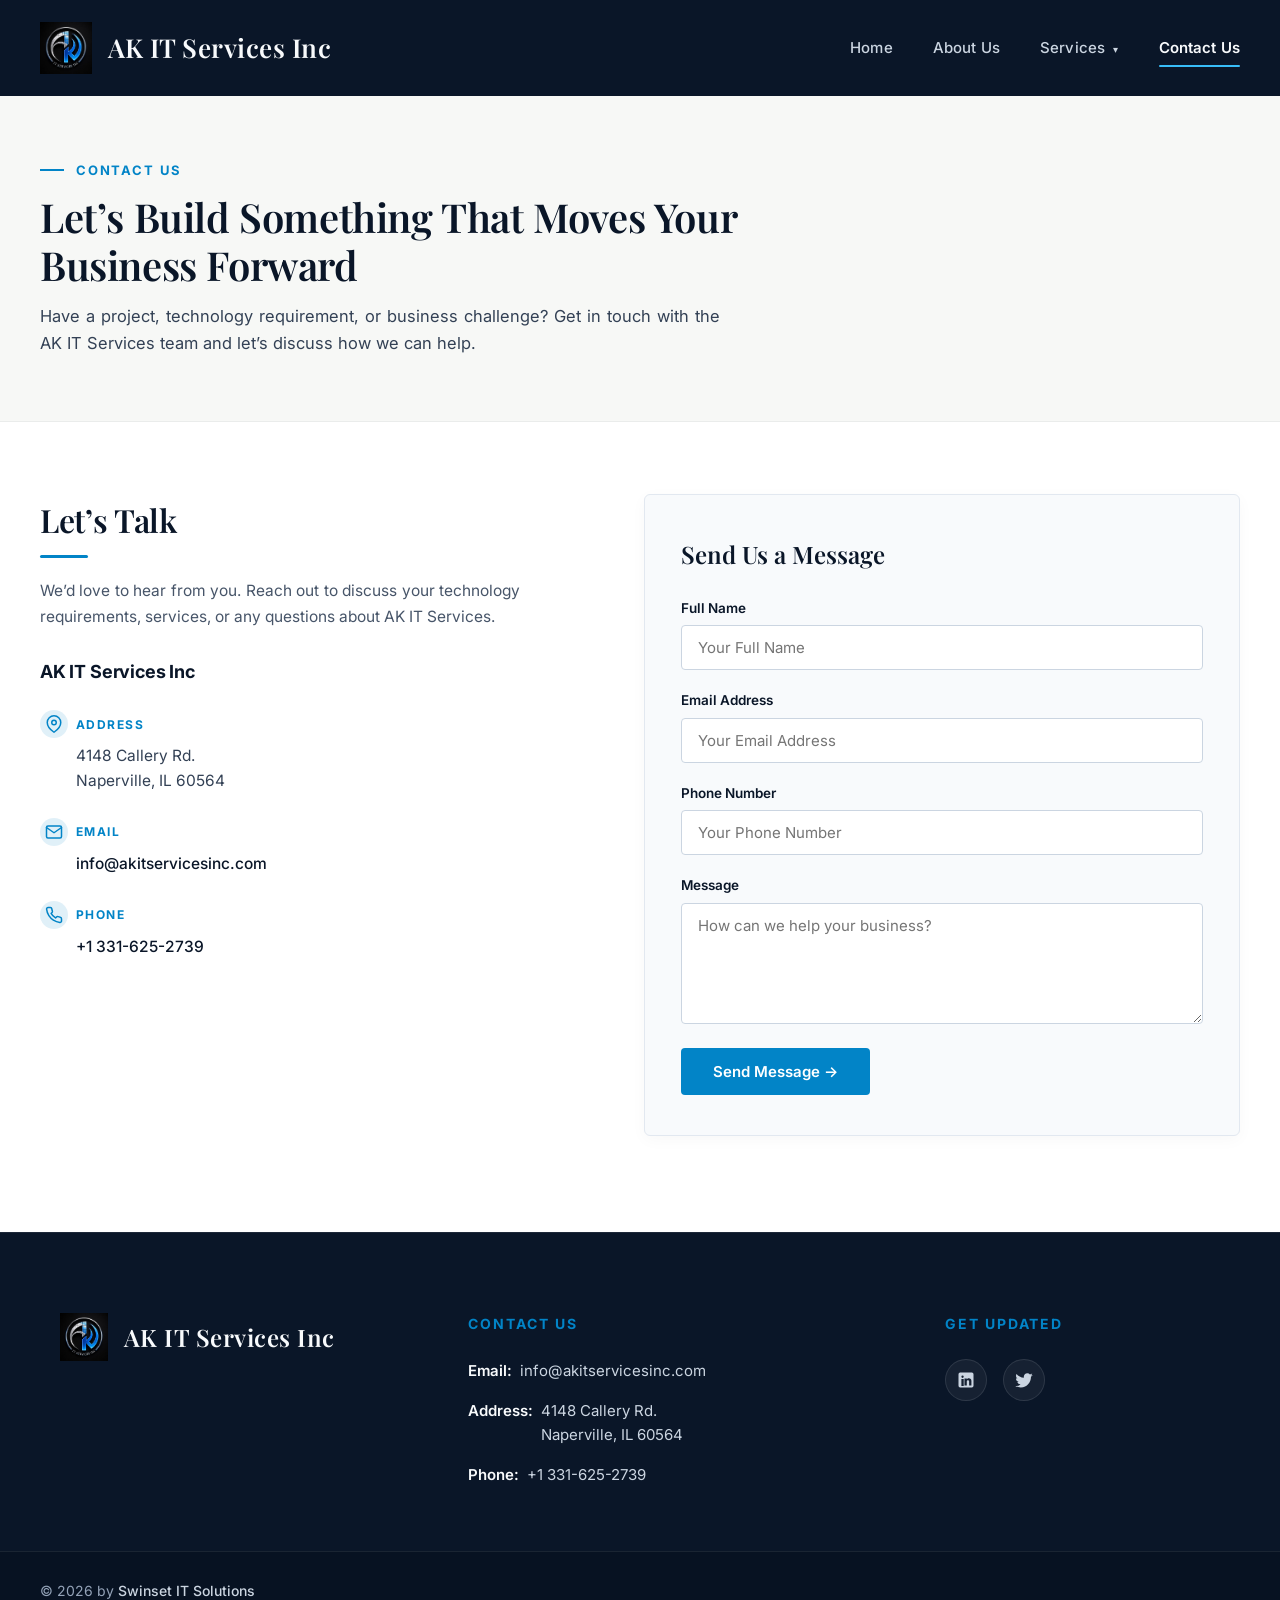
<file: contact.html>
<!DOCTYPE html>
<html lang="en">

<head>
    <meta charset="UTF-8">
    <meta name="viewport" content="width=device-width, initial-scale=1.0">
    <title>Contact Us | AK IT Services Inc</title>
    <link rel="preconnect" href="https://fonts.googleapis.com">
    <link rel="preconnect" href="https://fonts.gstatic.com" crossorigin>
    <link
        href="https://fonts.googleapis.com/css2?family=Inter:wght@400;500;600;700&family=Playfair+Display:ital,wght@0,500;0,600;0,700;1,400&display=swap"
        rel="stylesheet">
    <link rel="stylesheet" href="style.css">
</head>

<body>

    <!-- Header Section -->
    <header class="site-header">
        <div class="header-container">
            <a href="index.html" class="brand-link">
                <img src="images/logo.jpeg" alt="AK IT Services Inc Logo" class="header-logo">
                <span class="company-name">AK IT Services Inc</span>
            </a>

            <nav class="main-nav" id="mainNav">
                <ul class="nav-list">
                    <li><a href="index.html" class="nav-link">Home</a></li>
                    <li><a href="about.html" class="nav-link">About Us</a></li>
                    <li class="nav-item dropdown">
                        <a href="services.html" class="nav-link">Services <span
                                class="dropdown-arrow">&#9662;</span></a>
                        <ul class="dropdown-menu">
                            <li><a href="business-intelligence.html" class="dropdown-item">Business Intelligence</a>
                            </li>
                            <li><a href="staff-augmentation.html" class="dropdown-item">Staff Augmentation</a></li>
                            <li><a href="app-development.html" class="dropdown-item">App Development</a></li>
                            <li><a href="quality-engineering.html" class="dropdown-item">Quality Engineering</a></li>
                        </ul>
                    </li>
                    <li><a href="contact.html" class="nav-link active">Contact Us</a></li>
                </ul>
            </nav>

            <button class="mobile-nav-toggle" id="navToggle" aria-label="Toggle navigation menu">
                <span class="hamburger-bar"></span>
                <span class="hamburger-bar"></span>
                <span class="hamburger-bar"></span>
            </button>
        </div>
    </header>

    <!-- Main Content -->
    <main>
        <!-- HERO SECTION -->
        <section class="contact-intro-section">
            <div class="contact-intro-container">
                <div class="contact-brand-tag">
                    <span class="tag-line"></span>
                    <span class="tag-text">CONTACT US</span>
                </div>
                <h1 class="contact-main-title">Let’s Build Something That Moves Your Business Forward</h1>
                <p class="contact-hero-subtitle">
                    Have a project, technology requirement, or business challenge? Get in touch with the AK IT Services
                    team and let’s discuss how we can help.
                </p>
            </div>
        </section>

        <!-- CONTACT SECTION -->
        <section class="contact-content-section">
            <div class="contact-content-container">

                <!-- LEFT — GET IN TOUCH -->
                <div class="contact-info-col">
                    <div class="contact-info-header">
                        <h2 class="contact-section-title">Let’s Talk</h2>
                        <div class="title-accent-line"></div>
                    </div>

                    <p class="contact-info-desc">
                        We’d love to hear from you. Reach out to discuss your technology requirements, services, or any
                        questions about AK IT Services.
                    </p>

                    <div class="contact-info-details">
                        <p class="company-legal-name">AK IT Services Inc</p>

                        <!-- Address -->
                        <div class="info-block">
                            <div class="info-icon-title">
                                <div class="info-icon-box">
                                    <svg width="18" height="18" viewBox="0 0 24 24" fill="none" stroke="#0284C7"
                                        stroke-width="2" stroke-linecap="round" stroke-linejoin="round">
                                        <path d="M21 10c0 7-9 13-9 13s-9-6-9-13a9 9 0 0 1 18 0z"></path>
                                        <circle cx="12" cy="10" r="3"></circle>
                                    </svg>
                                </div>
                                <span class="info-label">Address</span>
                            </div>
                            <address class="info-address">
                                4148 Callery Rd.<br>
                                Naperville, IL 60564
                            </address>
                        </div>

                        <!-- Email -->
                        <div class="info-block">
                            <div class="info-icon-title">
                                <div class="info-icon-box">
                                    <svg width="18" height="18" viewBox="0 0 24 24" fill="none" stroke="#0284C7"
                                        stroke-width="2" stroke-linecap="round" stroke-linejoin="round">
                                        <path
                                            d="M4 4h16c1.1 0 2 .9 2 2v12c0 1.1-.9 2-2 2H4c-1.1 0-2-.9-2-2V6c0-1.1.9-2 2-2z">
                                        </path>
                                        <polyline points="22,6 12,13 2,6"></polyline>
                                    </svg>
                                </div>
                                <span class="info-label">Email</span>
                            </div>
                            <a href="mailto:info@akitservicesinc.com" class="info-link">info@akitservicesinc.com</a>
                        </div>

                        <!-- Phone -->
                        <div class="info-block">
                            <div class="info-icon-title">
                                <div class="info-icon-box">
                                    <svg width="18" height="18" viewBox="0 0 24 24" fill="none" stroke="#0284C7"
                                        stroke-width="2" stroke-linecap="round" stroke-linejoin="round">
                                        <path
                                            d="M22 16.92v3a2 2 0 0 1-2.18 2 19.79 19.79 0 0 1-8.63-3.07 19.5 19.5 0 0 1-6-6 19.79 19.79 0 0 1-3.07-8.67A2 2 0 0 1 4.11 2h3a2 2 0 0 1 2 1.72 12.84 12.84 0 0 0 .7 2.81 2 2 0 0 1-.45 2.11L8.09 9.91a16 16 0 0 0 6 6l1.27-1.27a2 2 0 0 1 2.11-.45 12.84 12.84 0 0 0 2.81.7A2 2 0 0 1 22 16.92z">
                                        </path>
                                    </svg>
                                </div>
                                <span class="info-label">Phone</span>
                            </div>
                            <a href="tel:+1 331-625-2739" class="info-link">+1 331-625-2739</a>
                        </div>
                    </div>
                </div>

                <!-- RIGHT — CONTACT FORM -->
                <div class="contact-form-col">
                    <div class="contact-form-card">
                        <h2 class="contact-form-heading">Send Us a Message</h2>
                        <form class="contact-form" onsubmit="event.preventDefault();">
                            <div class="form-group">
                                <label for="contact-name" class="form-label">Full Name</label>
                                <input type="text" id="contact-name" name="name" class="form-input"
                                    placeholder="Your Full Name" required>
                            </div>

                            <div class="form-group">
                                <label for="contact-email" class="form-label">Email Address</label>
                                <input type="email" id="contact-email" name="email" class="form-input"
                                    placeholder="Your Email Address" required>
                            </div>

                            <div class="form-group">
                                <label for="contact-phone" class="form-label">Phone Number</label>
                                <input type="tel" id="contact-phone" name="phone" class="form-input"
                                    placeholder="Your Phone Number">
                            </div>

                            <div class="form-group">
                                <label for="contact-message" class="form-label">Message</label>
                                <textarea id="contact-message" name="message" class="form-textarea" rows="5"
                                    placeholder="How can we help your business?" required></textarea>
                            </div>

                            <button type="submit" class="btn btn-submit">Send Message &rarr;</button>
                        </form>
                    </div>
                </div>

            </div>
        </section>
    </main>

    <!-- Footer Section -->
    <footer class="site-footer">
        <div class="footer-container">
            <div class="footer-column footer-brand-col">
                <a href="index.html" class="footer-brand-link">
                    <img src="images/logo.jpeg" alt="AK IT Services Inc Logo" class="footer-logo">
                    <span class="footer-company-name">AK IT Services Inc</span>
                </a>
            </div>

            <div class="footer-column footer-contact-col">
                <h3 class="footer-heading">CONTACT US</h3>
                <div class="contact-details">
                    <p class="contact-item">
                        <span class="contact-label">Email:</span>
                        <a href="mailto:info@akitservicesinc.com" class="contact-link">info@akitservicesinc.com</a>
                    </p>
                    <div class="contact-item">
                        <span class="contact-label">Address:</span>
                        <address class="contact-address">
                            4148 Callery Rd.<br>
                            Naperville, IL 60564
                        </address>
                    </div>
                    <p class="contact-item">
                        <span class="contact-label">Phone:</span>
                        <a href="tel:+1 331-625-2739" class="contact-link">+1 331-625-2739</a>
                    </p>
                </div>
            </div>

            <div class="footer-column footer-social-col">
                <h3 class="footer-heading">GET UPDATED</h3>
                <div class="social-links">
                    <a href="#" class="social-icon-link" aria-label="LinkedIn">
                        <svg width="20" height="20" viewBox="0 0 24 24" fill="currentColor">
                            <path
                                d="M19 3a2 2 0 0 1 2 2v14a2 2 0 0 1-2 2H5a2 2 0 0 1-2-2V5a2 2 0 0 1 2-2h14m-.5 15.5v-5.3a3.26 3.26 0 0 0-3.26-3.26c-.85 0-1.84.52-2.28 1.3v-1.11h-2.79v8.37h2.79v-4.93c0-.77.62-1.4 1.39-1.4a1.4 1.4 0 0 1 1.4 1.4v4.93h2.75M6.46 10.9v8.37H9.25V10.9H6.46M7.86 6.72a1.4 1.4 0 1 0 1.4 1.4 1.4 1.4 0 0 0-1.4-1.4Z" />
                        </svg>
                    </a>
                    <a href="#" class="social-icon-link" aria-label="Twitter">
                        <svg width="20" height="20" viewBox="0 0 24 24" fill="currentColor">
                            <path
                                d="M22.46 6c-.77.35-1.6.58-2.46.69.88-.53 1.56-1.37 1.88-2.38-.83.5-1.75.85-2.72 1.05C18.37 4.5 17.26 4 16 4c-2.35 0-4.27 1.92-4.27 4.29 0 .34.04.67.11.98C8.28 9.09 5.11 7.38 3 4.79c-.37.63-.58 1.37-.58 2.15 0 1.49.75 2.81 1.91 3.56-.71 0-1.37-.2-1.95-.5v.05c0 2.08 1.48 3.82 3.44 4.21a4.22 4.22 0 0 1-1.93.07 4.28 4.28 0 0 0 4 2.98 8.521 8.521 0 0 1-5.33 1.84c-.34 0-.68-.02-1.02-.06C3.44 20.29 5.7 21 8.12 21 16 21 20.33 14.46 20.33 8.79c0-.19 0-.37-.01-.56.84-.6 1.56-1.36 2.14-2.23Z" />
                        </svg>
                    </a>
                </div>
            </div>
        </div>

        <div class="footer-bottom">
            <div class="footer-bottom-container">
                <p class="copyright-text">&copy; 2026 by <a href="https://swinset.com/" target="_blank"
                        rel="noopener noreferrer" class="copyright-link">Swinset IT Solutions</a></p>
            </div>
        </div>
    </footer>

    <script src="script.js"></script>
</body>

</html>
</file>
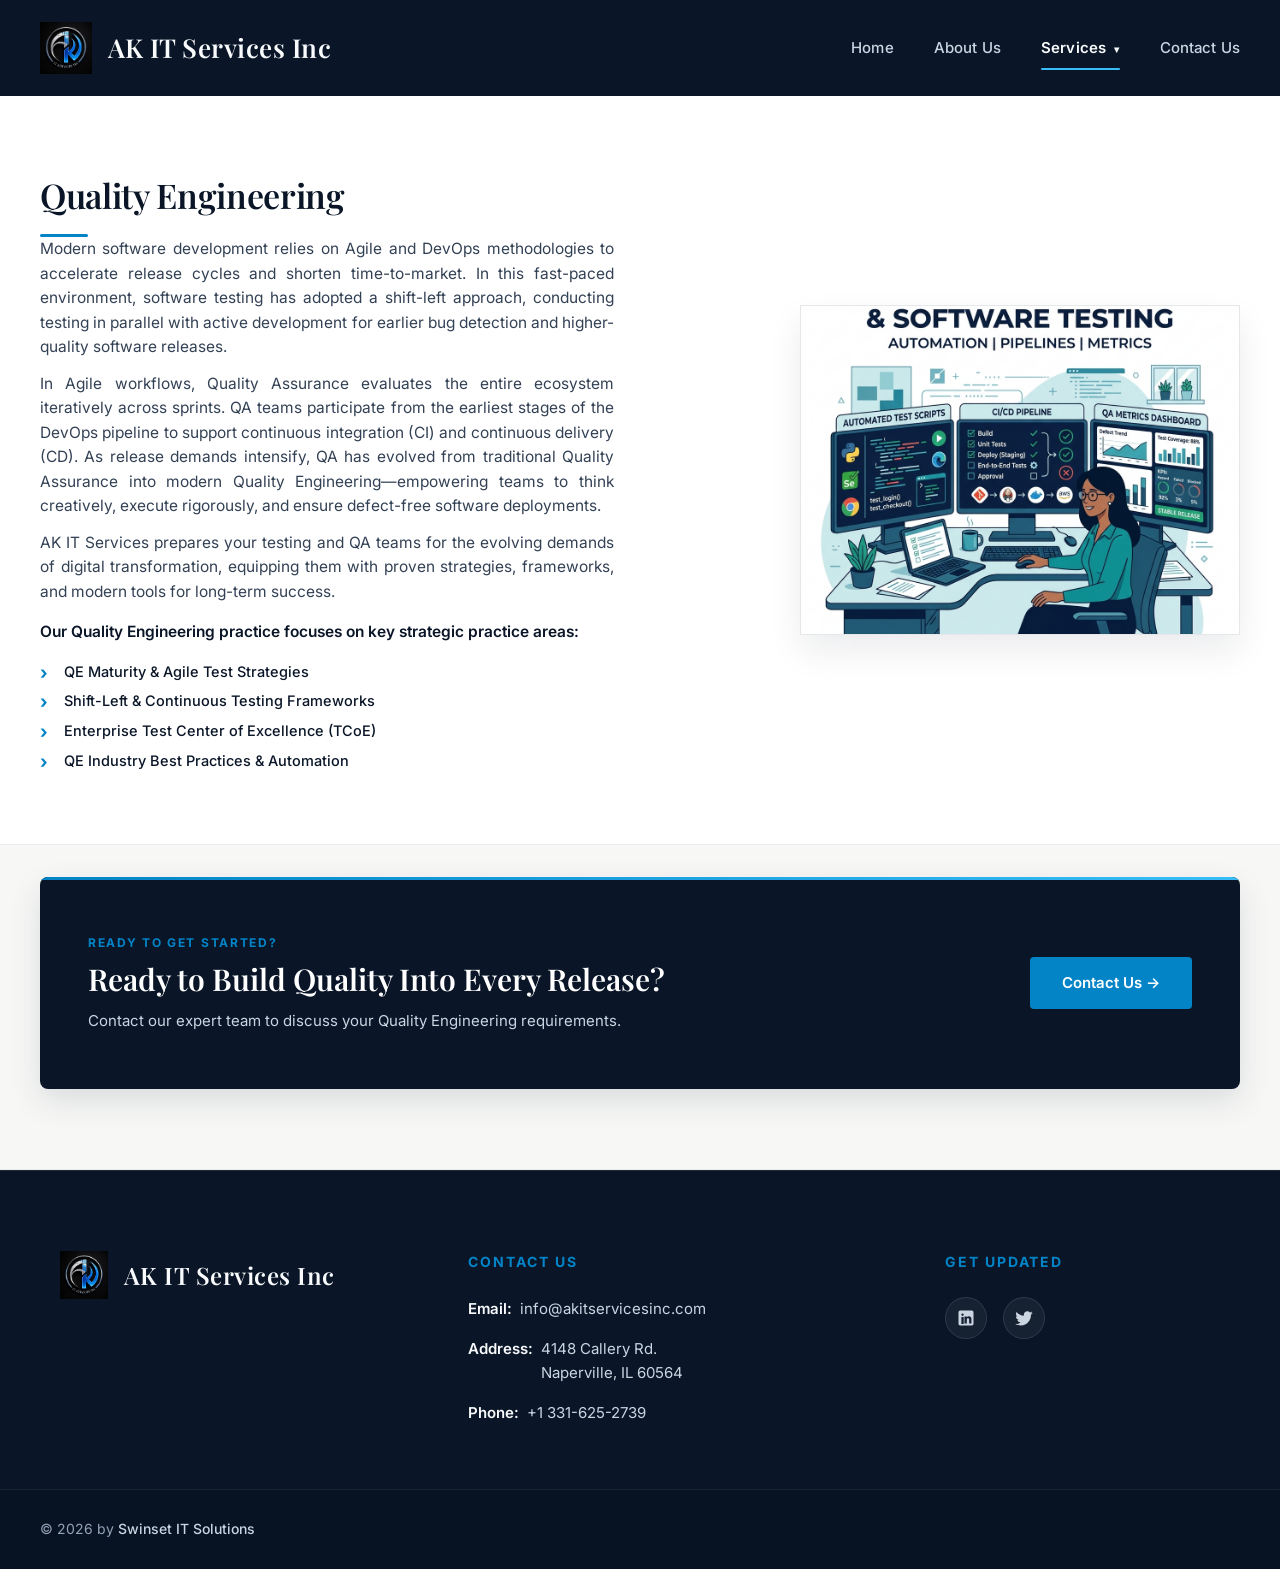
<file: quality-engineering.html>
<!DOCTYPE html>
<html lang="en">

<head>
    <meta charset="UTF-8">
    <meta name="viewport" content="width=device-width, initial-scale=1.0">
    <title>Quality Engineering | AK IT Services Inc</title>
    <link rel="preconnect" href="https://fonts.googleapis.com">
    <link rel="preconnect" href="https://fonts.gstatic.com" crossorigin>
    <link
        href="https://fonts.googleapis.com/css2?family=Inter:wght@400;500;600;700&family=Playfair+Display:ital,wght@0,500;0,600;0,700;1,400&display=swap"
        rel="stylesheet">
    <link rel="stylesheet" href="style.css">
</head>

<body>

    <!-- Header Section -->
    <header class="site-header">
        <div class="header-container">
            <a href="index.html" class="brand-link">
                <img src="images/logo.jpeg" alt="AK IT Services Inc Logo" class="header-logo">
                <span class="company-name">AK IT Services Inc</span>
            </a>

            <nav class="main-nav" id="mainNav">
                <ul class="nav-list">
                    <li><a href="index.html" class="nav-link">Home</a></li>
                    <li><a href="about.html" class="nav-link">About Us</a></li>
                    <li class="nav-item dropdown">
                        <a href="services.html" class="nav-link active">Services <span
                                class="dropdown-arrow">&#9662;</span></a>
                        <ul class="dropdown-menu">
                            <li><a href="business-intelligence.html" class="dropdown-item">Business Intelligence</a>
                            </li>
                            <li><a href="staff-augmentation.html" class="dropdown-item">Staff Augmentation</a></li>
                            <li><a href="app-development.html" class="dropdown-item">App Development</a></li>
                            <li><a href="quality-engineering.html" class="dropdown-item active-dropdown">Quality
                                    Engineering</a></li>
                        </ul>
                    </li>
                    <li><a href="contact.html" class="nav-link">Contact Us</a></li>
                </ul>
            </nav>

            <button class="mobile-nav-toggle" id="navToggle" aria-label="Toggle navigation menu">
                <span class="hamburger-bar"></span>
                <span class="hamburger-bar"></span>
                <span class="hamburger-bar"></span>
            </button>
        </div>
    </header>

    <!-- Main Content -->
    <main>
        <!-- 1. QUALITY ENGINEERING MAIN CONTENT -->
        <section class="single-service-content-section bi-page-content">
            <div class="single-service-container">
                <article class="service-block text-left-img-right" style="border-bottom: none; padding-bottom: 0;">
                    <div class="service-text-content">
                        <h1 class="service-title">Quality Engineering</h1>
                        <div class="title-accent-line"></div>

                        <p class="service-paragraph">
                            Modern software development relies on Agile and DevOps methodologies to accelerate release
                            cycles and shorten time-to-market. In this fast-paced environment, software testing has
                            adopted a shift-left approach, conducting testing in parallel with active development for
                            earlier bug detection and higher-quality software releases.
                        </p>
                        <p class="service-paragraph">
                            In Agile workflows, Quality Assurance evaluates the entire ecosystem iteratively across
                            sprints. QA teams participate from the earliest stages of the DevOps pipeline to support
                            continuous integration (CI) and continuous delivery (CD). As release demands intensify, QA
                            has evolved from traditional Quality Assurance into modern Quality Engineering—empowering
                            teams to think creatively, execute rigorously, and ensure defect-free software deployments.
                        </p>
                        <p class="service-paragraph">
                            AK IT Services prepares your testing and QA teams for the evolving demands of digital
                            transformation, equipping them with proven strategies, frameworks, and modern tools for
                            long-term success.
                        </p>
                        <p class="service-paragraph service-list-intro">
                            Our Quality Engineering practice focuses on key strategic practice areas:
                        </p>
                        <ul class="service-bullet-list">
                            <li>QE Maturity &amp; Agile Test Strategies</li>
                            <li>Shift-Left &amp; Continuous Testing Frameworks</li>
                            <li>Enterprise Test Center of Excellence (TCoE)</li>
                            <li>QE Industry Best Practices &amp; Automation</li>
                        </ul>
                    </div>

                    <div class="service-image-wrapper">
                        <img src="images/service-4.png" alt="Quality Engineering automated testing and DevOps CI/CD"
                            class="service-image">
                    </div>
                </article>
            </div>
        </section>

        <!-- 2. CLEAR SPACING & STANDALONE CTA SECTION -->
        <section class="standalone-cta-wrapper">
            <div class="standalone-cta-container">
                <div class="single-service-cta-card">
                    <div class="single-service-cta-text">
                        <span class="cta-eyebrow">READY TO GET STARTED?</span>
                        <h2 class="cta-heading">Ready to Build Quality Into Every Release?</h2>
                        <p class="cta-subheading">Contact our expert team to discuss your Quality Engineering
                            requirements.</p>
                    </div>
                    <a href="contact.html" class="single-service-cta-btn">Contact Us &rarr;</a>
                </div>
            </div>
        </section>
    </main>

    <!-- 4. FOOTER (Begins cleanly after the CTA section with clear separation) -->
    <footer class="site-footer">
        <div class="footer-container">
            <div class="footer-column footer-brand-col">
                <a href="index.html" class="footer-brand-link">
                    <img src="images/logo.jpeg" alt="AK IT Services Inc Logo" class="footer-logo">
                    <span class="footer-company-name">AK IT Services Inc</span>
                </a>
            </div>

            <div class="footer-column footer-contact-col">
                <h3 class="footer-heading">CONTACT US</h3>
                <div class="contact-details">
                    <p class="contact-item">
                        <span class="contact-label">Email:</span>
                        <a href="mailto:info@akitservicesinc.com" class="contact-link">info@akitservicesinc.com</a>
                    </p>
                    <div class="contact-item">
                        <span class="contact-label">Address:</span>
                        <address class="contact-address">
                            4148 Callery Rd.<br>
                            Naperville, IL 60564
                        </address>
                    </div>
                    <p class="contact-item">
                        <span class="contact-label">Phone:</span>
                        <a href="tel:+1 331-625-2739" class="contact-link">+1 331-625-2739</a>
                    </p>
                </div>
            </div>

            <div class="footer-column footer-social-col">
                <h3 class="footer-heading">GET UPDATED</h3>
                <div class="social-links">
                    <a href="#" class="social-icon-link" aria-label="LinkedIn">
                        <svg width="20" height="20" viewBox="0 0 24 24" fill="currentColor">
                            <path
                                d="M19 3a2 2 0 0 1 2 2v14a2 2 0 0 1-2 2H5a2 2 0 0 1-2-2V5a2 2 0 0 1 2-2h14m-.5 15.5v-5.3a3.26 3.26 0 0 0-3.26-3.26c-.85 0-1.84.52-2.28 1.3v-1.11h-2.79v8.37h2.79v-4.93c0-.77.62-1.4 1.39-1.4a1.4 1.4 0 0 1 1.4 1.4v4.93h2.75M6.46 10.9v8.37H9.25V10.9H6.46M7.86 6.72a1.4 1.4 0 1 0 1.4 1.4 1.4 1.4 0 0 0-1.4-1.4Z" />
                        </svg>
                    </a>
                    <a href="#" class="social-icon-link" aria-label="Twitter">
                        <svg width="20" height="20" viewBox="0 0 24 24" fill="currentColor">
                            <path
                                d="M22.46 6c-.77.35-1.6.58-2.46.69.88-.53 1.56-1.37 1.88-2.38-.83.5-1.75.85-2.72 1.05C18.37 4.5 17.26 4 16 4c-2.35 0-4.27 1.92-4.27 4.29 0 .34.04.67.11.98C8.28 9.09 5.11 7.38 3 4.79c-.37.63-.58 1.37-.58 2.15 0 1.49.75 2.81 1.91 3.56-.71 0-1.37-.2-1.95-.5v.05c0 2.08 1.48 3.82 3.44 4.21a4.22 4.22 0 0 1-1.93.07 4.28 4.28 0 0 0 4 2.98 8.521 8.521 0 0 1-5.33 1.84c-.34 0-.68-.02-1.02-.06C3.44 20.29 5.7 21 8.12 21 16 21 20.33 14.46 20.33 8.79c0-.19 0-.37-.01-.56.84-.6 1.56-1.36 2.14-2.23Z" />
                        </svg>
                    </a>
                </div>
            </div>
        </div>

        <div class="footer-bottom">
            <div class="footer-bottom-container">
                <p class="copyright-text">&copy; 2026 by <a href="https://swinset.com/" target="_blank"
                        rel="noopener noreferrer" class="copyright-link">Swinset IT Solutions</a></p>
            </div>
        </div>
    </footer>

    <script src="script.js"></script>
</body>

</html>
</file>
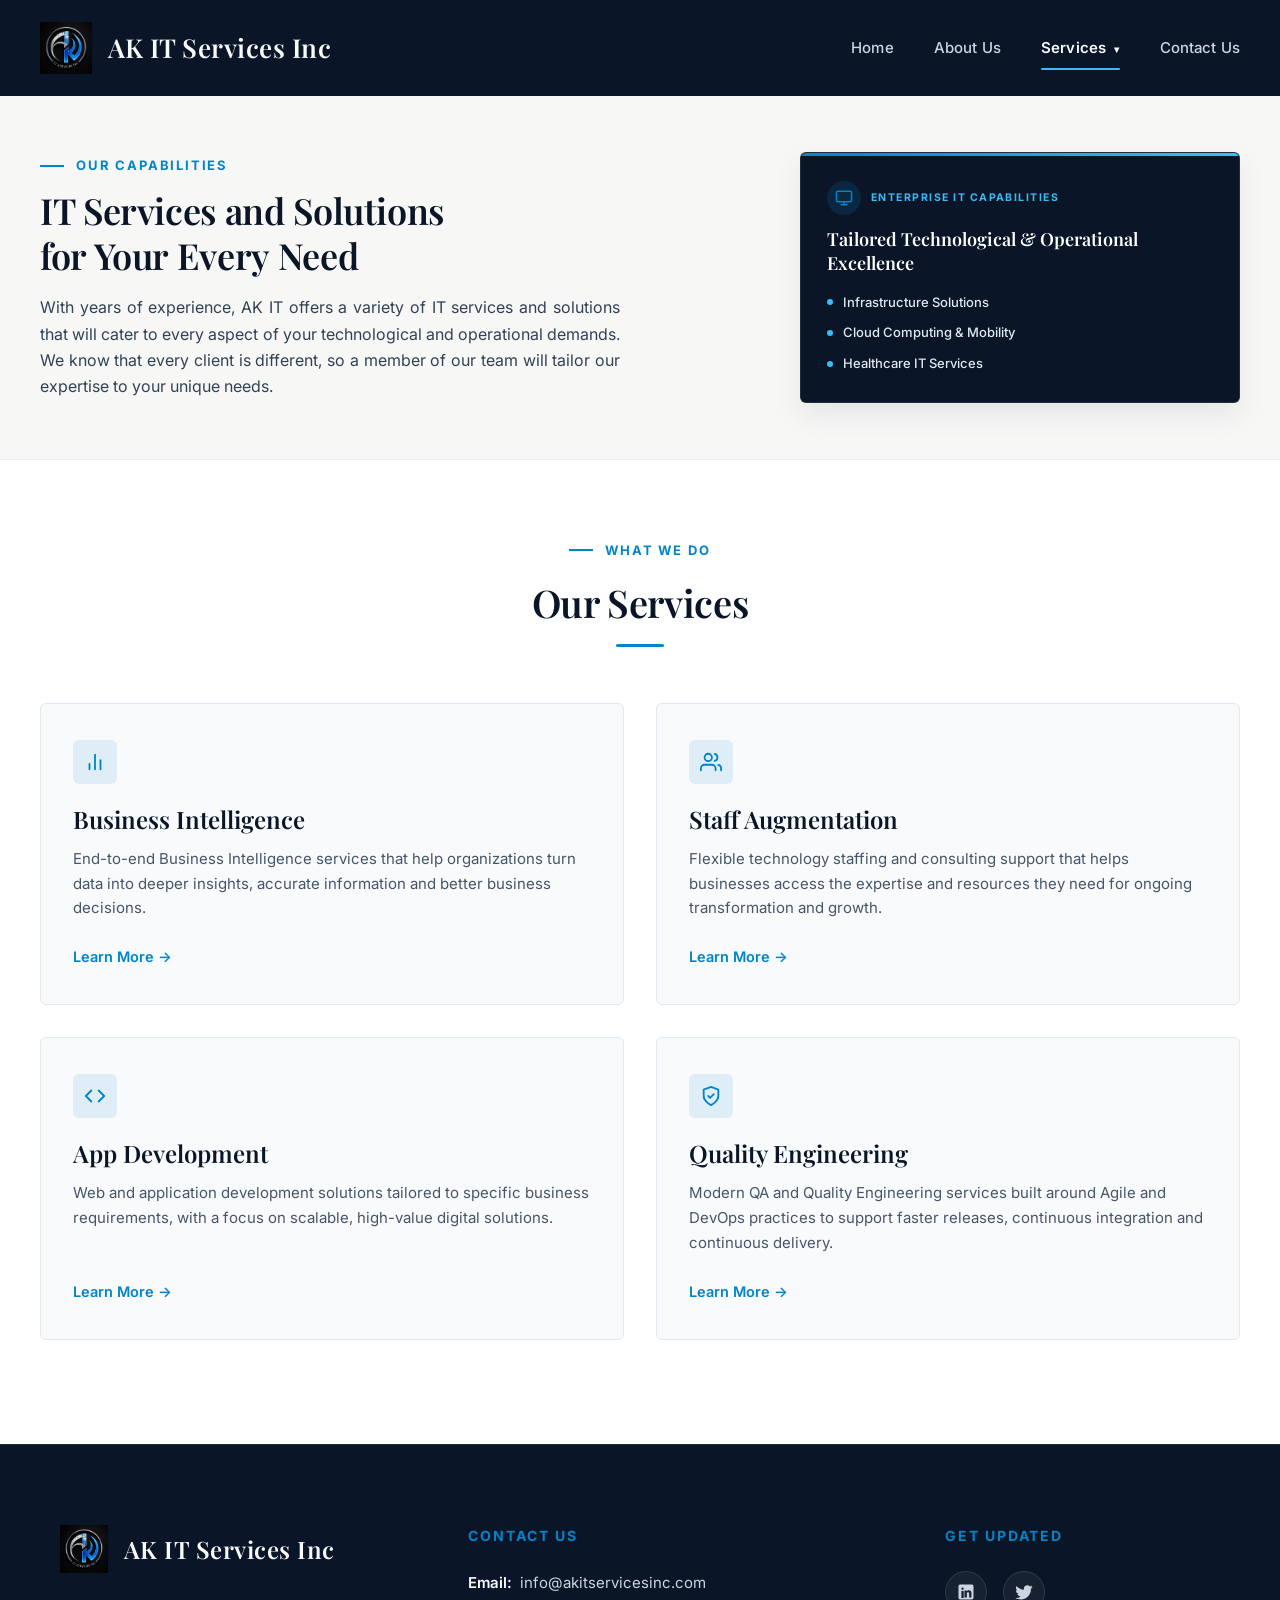
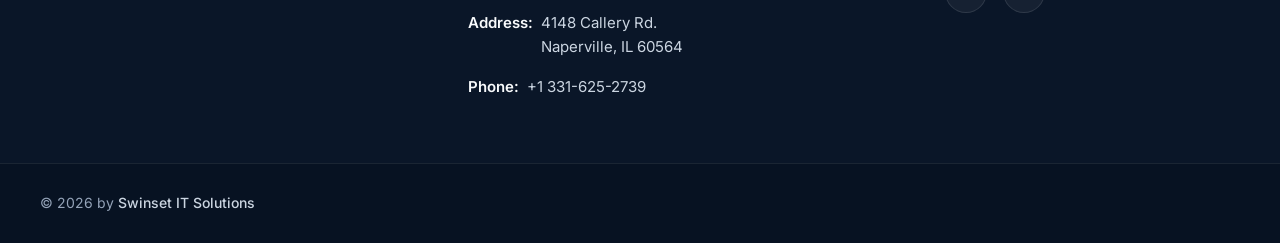
<file: services.html>
<!DOCTYPE html>
<html lang="en">

<head>
    <meta charset="UTF-8">
    <meta name="viewport" content="width=device-width, initial-scale=1.0">
    <title>Services &amp; Solutions | AK IT Services Inc</title>
    <link rel="preconnect" href="https://fonts.googleapis.com">
    <link rel="preconnect" href="https://fonts.gstatic.com" crossorigin>
    <link
        href="https://fonts.googleapis.com/css2?family=Inter:wght@400;500;600;700&family=Playfair+Display:ital,wght@0,500;0,600;0,700;1,400&display=swap"
        rel="stylesheet">
    <link rel="stylesheet" href="style.css">
</head>

<body>

    <!-- Header Section -->
    <header class="site-header">
        <div class="header-container">
            <a href="index.html" class="brand-link">
                <img src="images/logo.jpeg" alt="AK IT Services Inc Logo" class="header-logo">
                <span class="company-name">AK IT Services Inc</span>
            </a>

            <nav class="main-nav" id="mainNav">
                <ul class="nav-list">
                    <li><a href="index.html" class="nav-link">Home</a></li>
                    <li><a href="about.html" class="nav-link">About Us</a></li>
                    <li class="nav-item dropdown">
                        <a href="services.html" class="nav-link active">Services <span class="dropdown-arrow">&#9662;</span></a>
                        <ul class="dropdown-menu">
                            <li><a href="business-intelligence.html" class="dropdown-item">Business Intelligence</a></li>
                            <li><a href="staff-augmentation.html" class="dropdown-item">Staff Augmentation</a></li>
                            <li><a href="app-development.html" class="dropdown-item">App Development</a></li>
                            <li><a href="quality-engineering.html" class="dropdown-item">Quality Engineering</a></li>
                        </ul>
                    </li>
                    <li><a href="contact.html" class="nav-link">Contact Us</a></li>
                </ul>
            </nav>

            <button class="mobile-nav-toggle" id="navToggle" aria-label="Toggle navigation menu">
                <span class="hamburger-bar"></span>
                <span class="hamburger-bar"></span>
                <span class="hamburger-bar"></span>
            </button>
        </div>
    </header>

    <!-- Main Content -->
    <main>
        <!-- SECTION 1 — SERVICES HERO -->
        <section class="services-intro-section">
            <div class="services-intro-container">
                <div class="services-intro-left">
                    <div class="services-brand-tag">
                        <span class="tag-line"></span>
                        <span class="tag-text">OUR CAPABILITIES</span>
                    </div>
                    <h1 class="services-main-title">IT Services and Solutions <br class="desktop-only-br">for Your Every Need</h1>
                    <p class="services-intro-paragraph">
                        With years of experience, AK IT offers a variety of IT services and solutions that will cater to every aspect of your technological and operational demands. We know that every client is different, so a member of our team will tailor our expertise to your unique needs.
                    </p>
                </div>

                <div class="services-intro-right">
                    <div class="services-visual-card">
                        <div class="services-card-header">
                            <div class="services-icon-box">
                                <svg width="18" height="18" viewBox="0 0 24 24" fill="none" stroke="#0284C7"
                                    stroke-width="2" stroke-linecap="round" stroke-linejoin="round">
                                    <rect x="2" y="3" width="20" height="14" rx="2" ry="2"></rect>
                                    <line x1="8" y1="21" x2="16" y2="21"></line>
                                    <line x1="12" y1="17" x2="12" y2="21"></line>
                                </svg>
                            </div>
                            <span class="services-visual-tag">ENTERPRISE IT CAPABILITIES</span>
                        </div>
                        <h3 class="services-visual-title">Tailored Technological &amp; Operational Excellence</h3>
                        <div class="services-pillars-list">
                            <div class="services-pillar-point">
                                <span class="services-pillar-dot"></span>
                                <span class="services-pillar-text">Infrastructure Solutions</span>
                            </div>
                            <div class="services-pillar-point">
                                <span class="services-pillar-dot"></span>
                                <span class="services-pillar-text">Cloud Computing &amp; Mobility</span>
                            </div>
                            <div class="services-pillar-point">
                                <span class="services-pillar-dot"></span>
                                <span class="services-pillar-text">Healthcare IT Services</span>
                            </div>
                        </div>
                    </div>
                </div>
            </div>
        </section>

        <!-- SECTION 2 — OUR SERVICES OVERVIEW GRID -->
        <section class="services-overview-section">
            <div class="services-overview-container">
                <div class="services-overview-header">
                    <div class="services-brand-tag">
                        <span class="tag-line"></span>
                        <span class="tag-text">WHAT WE DO</span>
                    </div>
                    <h2 class="overview-title">Our Services</h2>
                    <div class="title-accent-line"></div>
                </div>

                <div class="services-overview-grid">
                    <!-- Card 1: Business Intelligence -->
                    <article class="service-overview-card">
                        <div class="service-card-icon-box">
                            <svg width="22" height="22" viewBox="0 0 24 24" fill="none" stroke="#0284C7" stroke-width="2" stroke-linecap="round" stroke-linejoin="round">
                                <line x1="18" y1="20" x2="18" y2="10"></line>
                                <line x1="12" y1="20" x2="12" y2="4"></line>
                                <line x1="6" y1="20" x2="6" y2="14"></line>
                            </svg>
                        </div>
                        <h3 class="service-card-title">Business Intelligence</h3>
                        <p class="service-card-desc">
                            End-to-end Business Intelligence services that help organizations turn data into deeper insights, accurate information and better business decisions.
                        </p>
                        <a href="business-intelligence.html" class="service-card-link">Learn More &rarr;</a>
                    </article>

                    <!-- Card 2: Staff Augmentation -->
                    <article class="service-overview-card">
                        <div class="service-card-icon-box">
                            <svg width="22" height="22" viewBox="0 0 24 24" fill="none" stroke="#0284C7" stroke-width="2" stroke-linecap="round" stroke-linejoin="round">
                                <path d="M17 21v-2a4 4 0 0 0-4-4H5a4 4 0 0 0-4 4v2"></path>
                                <circle cx="9" cy="7" r="4"></circle>
                                <path d="M23 21v-2a4 4 0 0 0-3-3.87"></path>
                                <path d="M16 3.13a4 4 0 0 1 0 7.75"></path>
                            </svg>
                        </div>
                        <h3 class="service-card-title">Staff Augmentation</h3>
                        <p class="service-card-desc">
                            Flexible technology staffing and consulting support that helps businesses access the expertise and resources they need for ongoing transformation and growth.
                        </p>
                        <a href="staff-augmentation.html" class="service-card-link">Learn More &rarr;</a>
                    </article>

                    <!-- Card 3: App Development -->
                    <article class="service-overview-card">
                        <div class="service-card-icon-box">
                            <svg width="22" height="22" viewBox="0 0 24 24" fill="none" stroke="#0284C7" stroke-width="2" stroke-linecap="round" stroke-linejoin="round">
                                <polyline points="16 18 22 12 16 6"></polyline>
                                <polyline points="8 6 2 12 8 18"></polyline>
                            </svg>
                        </div>
                        <h3 class="service-card-title">App Development</h3>
                        <p class="service-card-desc">
                            Web and application development solutions tailored to specific business requirements, with a focus on scalable, high-value digital solutions.
                        </p>
                        <a href="app-development.html" class="service-card-link">Learn More &rarr;</a>
                    </article>

                    <!-- Card 4: Quality Engineering -->
                    <article class="service-overview-card">
                        <div class="service-card-icon-box">
                            <svg width="22" height="22" viewBox="0 0 24 24" fill="none" stroke="#0284C7" stroke-width="2" stroke-linecap="round" stroke-linejoin="round">
                                <path d="M12 22s8-4 8-10V5l-8-3-8 3v7c0 6 8 10 8 10z"></path>
                                <polyline points="9 12 11 14 15 10"></polyline>
                            </svg>
                        </div>
                        <h3 class="service-card-title">Quality Engineering</h3>
                        <p class="service-card-desc">
                            Modern QA and Quality Engineering services built around Agile and DevOps practices to support faster releases, continuous integration and continuous delivery.
                        </p>
                        <a href="quality-engineering.html" class="service-card-link">Learn More &rarr;</a>
                    </article>
                </div>
            </div>
        </section>
    </main>

    <!-- Footer Section -->
    <footer class="site-footer">
        <div class="footer-container">
            <div class="footer-column footer-brand-col">
                <a href="index.html" class="footer-brand-link">
                    <img src="images/logo.jpeg" alt="AK IT Services Inc Logo" class="footer-logo">
                    <span class="footer-company-name">AK IT Services Inc</span>
                </a>
            </div>

            <div class="footer-column footer-contact-col">
                <h3 class="footer-heading">CONTACT US</h3>
                <div class="contact-details">
                    <p class="contact-item">
                        <span class="contact-label">Email:</span>
                        <a href="mailto:info@akitservicesinc.com" class="contact-link">info@akitservicesinc.com</a>
                    </p>
                    <div class="contact-item">
                        <span class="contact-label">Address:</span>
                        <address class="contact-address">
                            4148 Callery Rd.<br>
                            Naperville, IL 60564
                        </address>
                    </div>
                    <p class="contact-item">
                        <span class="contact-label">Phone:</span>
                        <a href="tel:+1 331-625-2739" class="contact-link">+1 331-625-2739</a>
                    </p>
                </div>
            </div>

            <div class="footer-column footer-social-col">
                <h3 class="footer-heading">GET UPDATED</h3>
                <div class="social-links">
                    <a href="#" class="social-icon-link" aria-label="LinkedIn">
                        <svg width="20" height="20" viewBox="0 0 24 24" fill="currentColor">
                            <path
                                d="M19 3a2 2 0 0 1 2 2v14a2 2 0 0 1-2 2H5a2 2 0 0 1-2-2V5a2 2 0 0 1 2-2h14m-.5 15.5v-5.3a3.26 3.26 0 0 0-3.26-3.26c-.85 0-1.84.52-2.28 1.3v-1.11h-2.79v8.37h2.79v-4.93c0-.77.62-1.4 1.39-1.4a1.4 1.4 0 0 1 1.4 1.4v4.93h2.75M6.46 10.9v8.37H9.25V10.9H6.46M7.86 6.72a1.4 1.4 0 1 0 1.4 1.4 1.4 1.4 0 0 0-1.4-1.4Z" />
                        </svg>
                    </a>
                    <a href="#" class="social-icon-link" aria-label="Twitter">
                        <svg width="20" height="20" viewBox="0 0 24 24" fill="currentColor">
                            <path
                                d="M22.46 6c-.77.35-1.6.58-2.46.69.88-.53 1.56-1.37 1.88-2.38-.83.5-1.75.85-2.72 1.05C18.37 4.5 17.26 4 16 4c-2.35 0-4.27 1.92-4.27 4.29 0 .34.04.67.11.98C8.28 9.09 5.11 7.38 3 4.79c-.37.63-.58 1.37-.58 2.15 0 1.49.75 2.81 1.91 3.56-.71 0-1.37-.2-1.95-.5v.05c0 2.08 1.48 3.82 3.44 4.21a4.22 4.22 0 0 1-1.93.07 4.28 4.28 0 0 0 4 2.98 8.521 8.521 0 0 1-5.33 1.84c-.34 0-.68-.02-1.02-.06C3.44 20.29 5.7 21 8.12 21 16 21 20.33 14.46 20.33 8.79c0-.19 0-.37-.01-.56.84-.6 1.56-1.36 2.14-2.23Z" />
                        </svg>
                    </a>
                </div>
            </div>
        </div>

        <div class="footer-bottom">
            <div class="footer-bottom-container">
                <p class="copyright-text">&copy; 2026 by <a href="https://swinset.com/" target="_blank"
                        rel="noopener noreferrer" class="copyright-link">Swinset IT Solutions</a></p>
            </div>
        </div>
    </footer>

    <script src="script.js"></script>
</body>

</html>
</file>
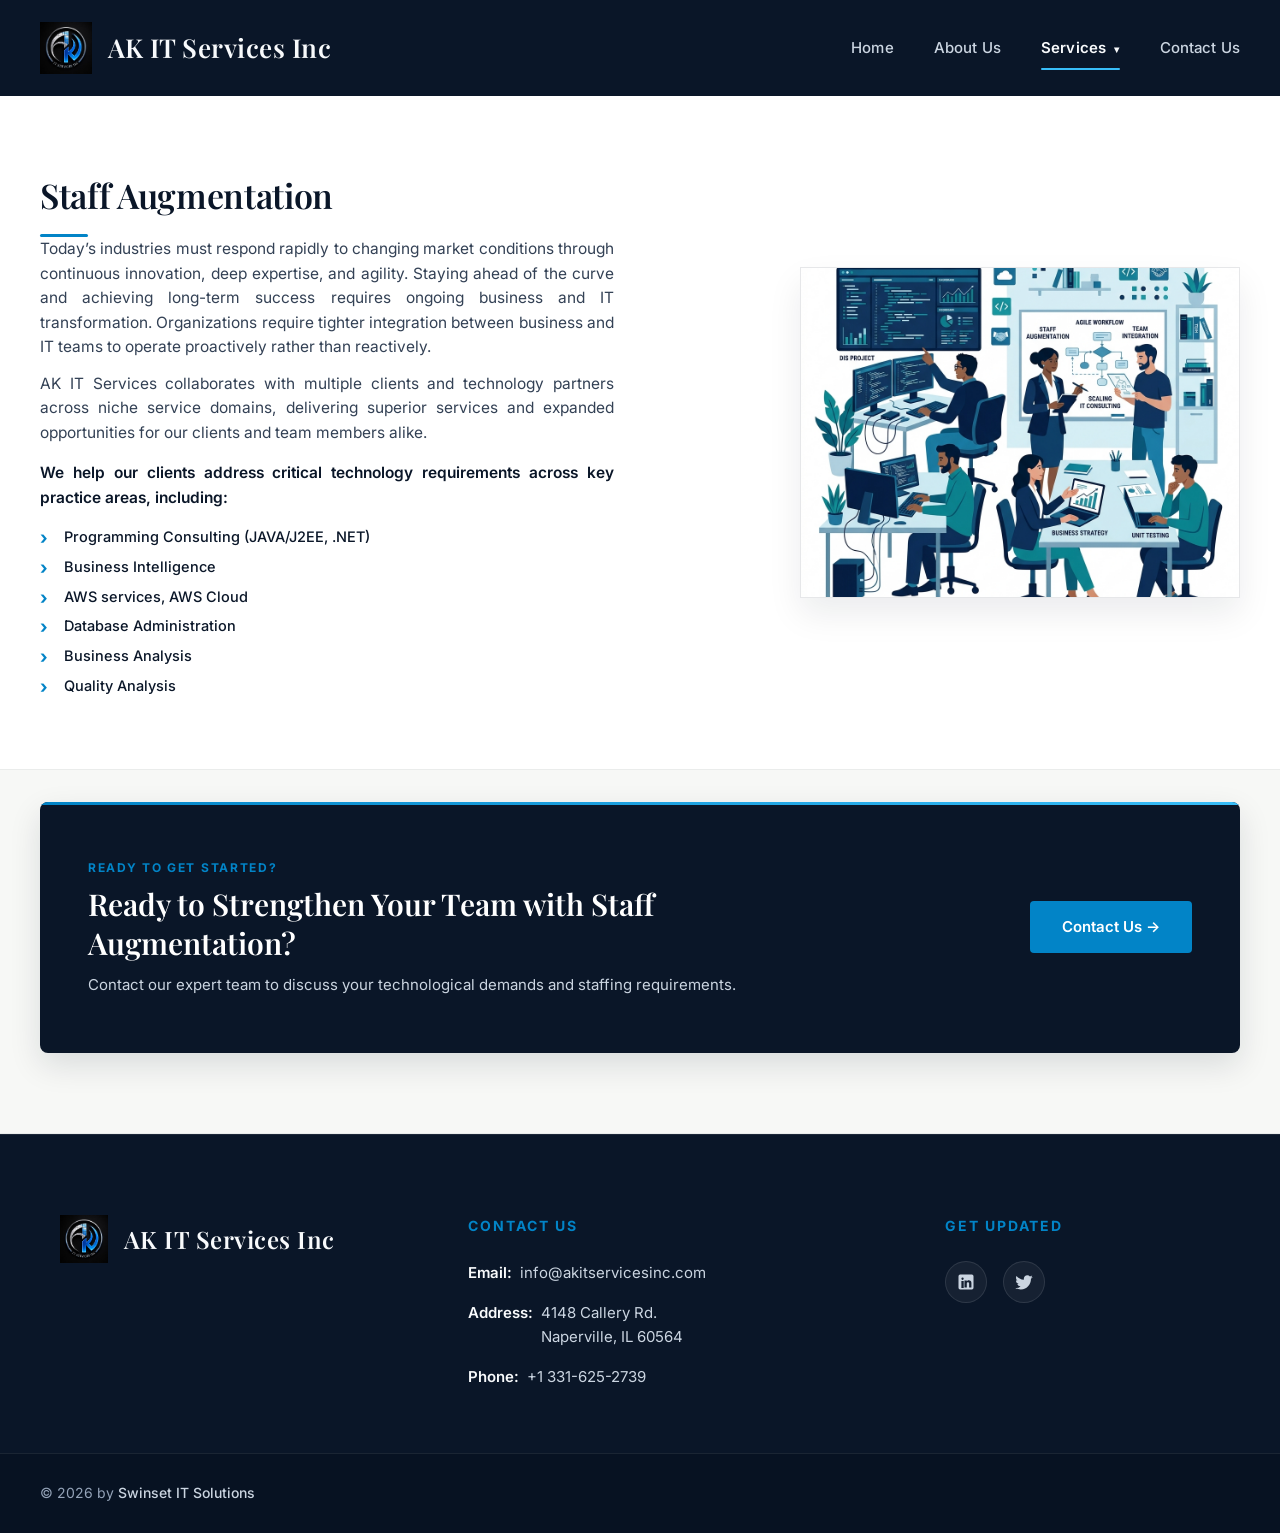
<file: staff-augmentation.html>
<!DOCTYPE html>
<html lang="en">

<head>
    <meta charset="UTF-8">
    <meta name="viewport" content="width=device-width, initial-scale=1.0">
    <title>Staff Augmentation | AK IT Services Inc</title>
    <link rel="preconnect" href="https://fonts.googleapis.com">
    <link rel="preconnect" href="https://fonts.gstatic.com" crossorigin>
    <link
        href="https://fonts.googleapis.com/css2?family=Inter:wght@400;500;600;700&family=Playfair+Display:ital,wght@0,500;0,600;0,700;1,400&display=swap"
        rel="stylesheet">
    <link rel="stylesheet" href="style.css">
</head>

<body>

    <!-- Header Section -->
    <header class="site-header">
        <div class="header-container">
            <a href="index.html" class="brand-link">
                <img src="images/logo.jpeg" alt="AK IT Services Inc Logo" class="header-logo">
                <span class="company-name">AK IT Services Inc</span>
            </a>

            <nav class="main-nav" id="mainNav">
                <ul class="nav-list">
                    <li><a href="index.html" class="nav-link">Home</a></li>
                    <li><a href="about.html" class="nav-link">About Us</a></li>
                    <li class="nav-item dropdown">
                        <a href="services.html" class="nav-link active">Services <span
                                class="dropdown-arrow">&#9662;</span></a>
                        <ul class="dropdown-menu">
                            <li><a href="business-intelligence.html" class="dropdown-item">Business Intelligence</a>
                            </li>
                            <li><a href="staff-augmentation.html" class="dropdown-item active-dropdown">Staff
                                    Augmentation</a></li>
                            <li><a href="app-development.html" class="dropdown-item">App Development</a></li>
                            <li><a href="quality-engineering.html" class="dropdown-item">Quality Engineering</a></li>
                        </ul>
                    </li>
                    <li><a href="contact.html" class="nav-link">Contact Us</a></li>
                </ul>
            </nav>

            <button class="mobile-nav-toggle" id="navToggle" aria-label="Toggle navigation menu">
                <span class="hamburger-bar"></span>
                <span class="hamburger-bar"></span>
                <span class="hamburger-bar"></span>
            </button>
        </div>
    </header>

    <!-- Main Content -->
    <main>
        <!-- 1. STAFF AUGMENTATION MAIN CONTENT -->
        <section class="single-service-content-section bi-page-content">
            <div class="single-service-container">
                <article class="service-block text-left-img-right" style="border-bottom: none; padding-bottom: 0;">
                    <div class="service-text-content">
                        <h1 class="service-title">Staff Augmentation</h1>
                        <div class="title-accent-line"></div>

                        <p class="service-paragraph">
                            Today’s industries must respond rapidly to changing market conditions through continuous
                            innovation, deep expertise, and agility. Staying ahead of the curve and achieving long-term
                            success requires ongoing business and IT transformation. Organizations require tighter
                            integration between business and IT teams to operate proactively rather than reactively.
                        </p>
                        <p class="service-paragraph">
                            AK IT Services collaborates with multiple clients and technology partners across niche
                            service domains, delivering superior services and expanded opportunities for our clients and
                            team members alike.
                        </p>
                        <p class="service-paragraph service-list-intro">
                            We help our clients address critical technology requirements across key practice areas,
                            including:
                        </p>
                        <ul class="service-bullet-list">
                            <li>Programming Consulting (JAVA/J2EE, .NET)</li>
                            <li>Business Intelligence</li>
                            <li>AWS services, AWS Cloud</li>
                            <li>Database Administration</li>
                            <li>Business Analysis</li>
                            <li>Quality Analysis</li>
                        </ul>
                    </div>

                    <div class="service-image-wrapper">
                        <img src="images/service-2.png"
                            alt="Staff Augmentation IT software development team collaboration" class="service-image">
                    </div>
                </article>
            </div>
        </section>

        <!-- 2. CLEAR SPACING & STANDALONE CTA SECTION -->
        <section class="standalone-cta-wrapper">
            <div class="standalone-cta-container">
                <div class="single-service-cta-card">
                    <div class="single-service-cta-text">
                        <span class="cta-eyebrow">READY TO GET STARTED?</span>
                        <h2 class="cta-heading">Ready to Strengthen Your Team with Staff Augmentation?</h2>
                        <p class="cta-subheading">Contact our expert team to discuss your technological demands and
                            staffing requirements.</p>
                    </div>
                    <a href="contact.html" class="single-service-cta-btn">Contact Us &rarr;</a>
                </div>
            </div>
        </section>
    </main>

    <!-- 4. FOOTER (Begins cleanly after the CTA section with clear separation) -->
    <footer class="site-footer">
        <div class="footer-container">
            <div class="footer-column footer-brand-col">
                <a href="index.html" class="footer-brand-link">
                    <img src="images/logo.jpeg" alt="AK IT Services Inc Logo" class="footer-logo">
                    <span class="footer-company-name">AK IT Services Inc</span>
                </a>
            </div>

            <div class="footer-column footer-contact-col">
                <h3 class="footer-heading">CONTACT US</h3>
                <div class="contact-details">
                    <p class="contact-item">
                        <span class="contact-label">Email:</span>
                        <a href="mailto:info@akitservicesinc.com" class="contact-link">info@akitservicesinc.com</a>
                    </p>
                    <div class="contact-item">
                        <span class="contact-label">Address:</span>
                        <address class="contact-address">
                            4148 Callery Rd.<br>
                            Naperville, IL 60564
                        </address>
                    </div>
                    <p class="contact-item">
                        <span class="contact-label">Phone:</span>
                        <a href="tel:+1 331-625-2739" class="contact-link">+1 331-625-2739</a>
                    </p>
                </div>
            </div>

            <div class="footer-column footer-social-col">
                <h3 class="footer-heading">GET UPDATED</h3>
                <div class="social-links">
                    <a href="#" class="social-icon-link" aria-label="LinkedIn">
                        <svg width="20" height="20" viewBox="0 0 24 24" fill="currentColor">
                            <path
                                d="M19 3a2 2 0 0 1 2 2v14a2 2 0 0 1-2 2H5a2 2 0 0 1-2-2V5a2 2 0 0 1 2-2h14m-.5 15.5v-5.3a3.26 3.26 0 0 0-3.26-3.26c-.85 0-1.84.52-2.28 1.3v-1.11h-2.79v8.37h2.79v-4.93c0-.77.62-1.4 1.39-1.4a1.4 1.4 0 0 1 1.4 1.4v4.93h2.75M6.46 10.9v8.37H9.25V10.9H6.46M7.86 6.72a1.4 1.4 0 1 0 1.4 1.4 1.4 1.4 0 0 0-1.4-1.4Z" />
                        </svg>
                    </a>
                    <a href="#" class="social-icon-link" aria-label="Twitter">
                        <svg width="20" height="20" viewBox="0 0 24 24" fill="currentColor">
                            <path
                                d="M22.46 6c-.77.35-1.6.58-2.46.69.88-.53 1.56-1.37 1.88-2.38-.83.5-1.75.85-2.72 1.05C18.37 4.5 17.26 4 16 4c-2.35 0-4.27 1.92-4.27 4.29 0 .34.04.67.11.98C8.28 9.09 5.11 7.38 3 4.79c-.37.63-.58 1.37-.58 2.15 0 1.49.75 2.81 1.91 3.56-.71 0-1.37-.2-1.95-.5v.05c0 2.08 1.48 3.82 3.44 4.21a4.22 4.22 0 0 1-1.93.07 4.28 4.28 0 0 0 4 2.98 8.521 8.521 0 0 1-5.33 1.84c-.34 0-.68-.02-1.02-.06C3.44 20.29 5.7 21 8.12 21 16 21 20.33 14.46 20.33 8.79c0-.19 0-.37-.01-.56.84-.6 1.56-1.36 2.14-2.23Z" />
                        </svg>
                    </a>
                </div>
            </div>
        </div>

        <div class="footer-bottom">
            <div class="footer-bottom-container">
                <p class="copyright-text">&copy; 2026 by <a href="https://swinset.com/" target="_blank"
                        rel="noopener noreferrer" class="copyright-link">Swinset IT Solutions</a></p>
            </div>
        </div>
    </footer>

    <script src="script.js"></script>
</body>

</html>
</file>
<file: style.css>
* {
    margin: 0;
    padding: 0;
    box-sizing: border-box;
}

html,
body {
    width: 100%;
    overflow-x: hidden;
    font-family: 'Inter', system-ui, -apple-system, BlinkMacSystemFont, 'Segoe UI', Roboto, sans-serif;
    line-height: 1.6;
    background-color: #0A1628;
    color: #F8FAFC;
    -webkit-font-smoothing: antialiased;
    -moz-osx-font-smoothing: grayscale;
}

/* ==========================================
   Header & Navigation Section
   ========================================== */
.site-header {
    background-color: #0A1628;
    /* Deep navy background */
    width: 100%;
    height: 96px;
    display: flex;
    align-items: center;
    padding: 0 40px;
    position: relative;
    z-index: 1000;
}

.header-container {
    width: 100%;
    max-width: 1240px;
    margin: 0 auto;
    display: flex;
    align-items: center;
    justify-content: space-between;
}

/* Brand Identity (Logo + Title) */
.brand-link {
    display: flex;
    align-items: center;
    gap: 16px;
    text-decoration: none;
    transition: opacity 0.2s ease;
}

.brand-link:hover {
    opacity: 0.95;
}

.header-logo {
    height: 52px;
    width: auto;
    object-fit: contain;
    flex-shrink: 0;
    display: block;
}

.company-name {
    font-family: 'Playfair Display', Georgia, 'Times New Roman', serif;
    font-size: 26px;
    font-weight: 600;
    color: #F8FAFC;
    /* Crisp off-white */
    letter-spacing: 0.02em;
    white-space: nowrap;
}

/* Navigation Menu */
.main-nav {
    display: flex;
    align-items: center;
}

.nav-list {
    display: flex;
    align-items: center;
    gap: 40px;
    list-style: none;
}

.nav-link {
    font-family: 'Inter', sans-serif;
    font-size: 15px;
    font-weight: 500;
    color: #CBD5E1;
    /* Light blue/gray */
    text-decoration: none;
    position: relative;
    padding: 8px 0;
    transition: color 0.2s ease;
    letter-spacing: 0.01em;
}

.nav-link:hover,
.nav-link.active {
    color: #F8FAFC;
    font-weight: 600;
}

/* Subtle Underline for Active/Hover State */
.nav-link::after {
    content: '';
    position: absolute;
    bottom: -2px;
    left: 0;
    width: 0%;
    height: 2px;
    background-color: #38BDF8;
    /* Light blue accent */
    border-radius: 1px;
    transition: width 0.25s ease;
}

.nav-link:hover::after,
.nav-link.active::after {
    width: 100%;
}

/* Navigation Dropdown Menu */
.nav-item.dropdown {
    position: relative;
    display: flex;
    align-items: center;
}

.dropdown-arrow {
    font-size: 10px;
    margin-left: 4px;
    display: inline-block;
    transition: transform 0.2s ease;
    vertical-align: middle;
}

.nav-item.dropdown:hover .dropdown-arrow {
    transform: rotate(180deg);
}

.dropdown-menu {
    position: absolute;
    top: 100%;
    left: 0;
    background-color: #0A1628;
    border: 1px solid rgba(255, 255, 255, 0.12);
    border-top: 2px solid #0284C7;
    border-radius: 0 0 6px 6px;
    box-shadow: 0 12px 28px rgba(0, 0, 0, 0.35);
    min-width: 240px;
    padding: 8px 0;
    list-style: none;
    display: none;
    z-index: 1100;
}

.nav-item.dropdown:hover .dropdown-menu {
    display: block;
}

.dropdown-item {
    display: block;
    padding: 10px 20px;
    font-family: 'Inter', sans-serif;
    font-size: 14px;
    font-weight: 500;
    color: #CBD5E1;
    text-decoration: none;
    white-space: nowrap;
    transition: color 0.2s ease, background-color 0.2s ease;
}

.dropdown-item:hover {
    color: #FFFFFF;
    background-color: rgba(2, 132, 199, 0.15);
}

/* Mobile Navigation Toggle Button */
.mobile-nav-toggle {
    display: none;
    flex-direction: column;
    justify-content: space-between;
    width: 26px;
    height: 19px;
    background: transparent;
    border: none;
    cursor: pointer;
    padding: 0;
    z-index: 1010;
}

.hamburger-bar {
    width: 100%;
    height: 2px;
    background-color: #CBD5E1;
    border-radius: 2px;
    transition: all 0.3s ease;
}

.mobile-nav-toggle.active .hamburger-bar:nth-child(1) {
    transform: translateY(8px) rotate(45deg);
}

.mobile-nav-toggle.active .hamburger-bar:nth-child(2) {
    opacity: 0;
}

.mobile-nav-toggle.active .hamburger-bar:nth-child(3) {
    transform: translateY(-9px) rotate(-45deg);
}

/* Responsive Styles */
@media (max-width: 992px) {
    .site-header {
        height: 86px;
        padding: 0 28px;
    }

    .header-logo {
        height: 46px;
    }

    .company-name {
        font-size: 22px;
    }

    .nav-list {
        gap: 28px;
    }
}

@media (max-width: 868px) {
    .site-header {
        height: 80px;
        padding: 0 20px;
    }

    .mobile-nav-toggle {
        display: flex;
    }

    .main-nav {
        position: absolute;
        top: 100%;
        left: 0;
        width: 100%;
        background-color: #0A1628;
        border-bottom: 1px solid rgba(255, 255, 255, 0.1);
        padding: 24px 28px;
        display: none;
        box-shadow: 0 12px 24px rgba(0, 0, 0, 0.35);
    }

    .main-nav.open {
        display: flex;
    }

    .nav-list {
        flex-direction: column;
        align-items: flex-start;
        gap: 20px;
        width: 100%;
    }

    .nav-link {
        font-size: 16px;
        width: 100%;
        display: block;
    }

    .nav-item.dropdown {
        flex-direction: column;
        align-items: flex-start;
        width: 100%;
    }

    .dropdown-menu {
        position: static;
        display: block;
        background-color: transparent;
        border: none;
        box-shadow: none;
        min-width: 100%;
        padding: 4px 0 4px 16px;
    }

    .dropdown-item {
        padding: 8px 12px;
        font-size: 14px;
        color: #94A3B8;
        white-space: normal;
        word-break: break-word;
    }

    .dropdown-item:hover {
        color: #F8FAFC;
        background-color: transparent;
    }
}

@media (max-width: 480px) {
    .brand-link {
        gap: 12px;
    }

    .header-logo {
        height: 40px;
    }

    .company-name {
        font-size: 18px;
    }
}

/* ==========================================
   Hero Section - Editorial Corporate Style
   ========================================== */
.hero-section {
    background-color: #F7F8F6;
    width: 100%;
    padding: 48px 40px;
    border-bottom: 1px solid #EAECEB;
    position: relative;
    overflow: hidden;
}

.hero-container {
    width: 100%;
    max-width: 1240px;
    margin: 0 auto;
    display: grid;
    grid-template-columns: 1.1fr 0.9fr;
    align-items: center;
    gap: 48px;
}

.hero-text-column {
    display: flex;
    flex-direction: column;
    align-items: flex-start;
    justify-content: center;
}

.hero-editorial-statement {
    font-family: 'Playfair Display', Georgia, 'Times New Roman', serif;
    font-size: 22px;
    font-weight: 600;
    color: #0A1628;
    line-height: 1.5;
    letter-spacing: -0.01em;
    max-width: 540px;
    text-align: left;
    margin: 0;
}

.hero-cta-btn {
    display: inline-block;
    align-self: flex-start;
    margin-top: 24px;
    padding: 12px 24px;
    background-color: #0284C7;
    color: #FFFFFF;
    font-family: 'Inter', sans-serif;
    font-size: 15px;
    font-weight: 600;
    text-decoration: none;
    border-radius: 4px;
}

/* Image Composition */
.hero-media-column {
    position: relative;
    width: 100%;
    display: flex;
    justify-content: flex-end;
    align-items: center;
}

.hero-image-frame {
    width: 100%;
    max-width: 480px;
    position: relative;
    border: 1px solid rgba(10, 22, 40, 0.1);
    box-shadow: 0 12px 28px rgba(10, 22, 40, 0.08);
    overflow: hidden;
    border-radius: 4px;
}

.hero-image {
    width: 100%;
    height: 100%;
    aspect-ratio: 4 / 3;
    object-fit: cover;
    display: block;
}

/* Hero Responsive Breakpoints */
@media (max-width: 1024px) {
    .hero-section {
        padding: 48px 28px 64px 28px;
    }

    .hero-container {
        grid-template-columns: 1fr 1fr;
        gap: 36px;
    }

    .hero-editorial-statement {
        font-size: 22px;
        margin-bottom: 0;
    }
}

@media (max-width: 868px) {
    .hero-section {
        padding: 40px 20px 56px 20px;
    }

    .hero-container {
        grid-template-columns: 1fr;
        gap: 32px;
    }

    .hero-media-column {
        justify-content: center;
    }

    .hero-image-frame {
        max-width: 100%;
    }

    .hero-editorial-statement {
        font-size: 20px;
        line-height: 1.5;
    }
}

@media (max-width: 480px) {
    .hero-editorial-statement {
        font-size: 18px;
    }

    .quote-intro {
        font-size: 13px;
    }

    .quote-body {
        font-size: 18px;
    }
}

/* ==========================================
   Company Overview & Pillars Section
   ========================================== */
.overview-section {
    background-color: #FFFFFF;
    width: 100%;
    padding: 72px 40px 80px 40px;
    border-top: 1px solid #EAECEB;
}

.overview-container {
    width: 100%;
    max-width: 1240px;
    margin: 0 auto;
}

.overview-header {
    margin-bottom: 24px;
}

.overview-brand-tag {
    display: flex;
    align-items: center;
    gap: 12px;
    margin-bottom: 8px;
}

.tag-line {
    width: 24px;
    height: 2px;
    background-color: #0284C7;
    display: inline-block;
}

.tag-text {
    font-family: 'Inter', sans-serif;
    font-size: 13px;
    font-weight: 700;
    color: #0284C7;
    letter-spacing: 0.14em;
    text-transform: uppercase;
}

.overview-title {
    font-family: 'Playfair Display', Georgia, 'Times New Roman', serif;
    font-size: 38px;
    font-weight: 600;
    color: #0A1628;
    letter-spacing: -0.01em;
    margin-bottom: 10px;
}

.title-accent-line {
    width: 48px;
    height: 3px;
    background-color: #0284C7;
    border-radius: 2px;
}

.overview-body {
    display: grid;
    grid-template-columns: 1.25fr 0.75fr;
    gap: 48px;
    align-items: center;
    margin-bottom: 0;
}

.overview-text-main {
    display: flex;
    flex-direction: column;
    gap: 16px;
}

.overview-paragraph {
    font-family: 'Inter', system-ui, sans-serif;
    font-size: 17px;
    font-weight: 400;
    color: #334155;
    line-height: 1.65;
}

.overview-text-highlight {
    background-color: #F8FAFC;
    border-left: 3px solid #0284C7;
    padding: 24px 28px;
    border-radius: 0 8px 8px 0;
    align-self: center;
}

.highlight-statement {
    font-family: 'Playfair Display', Georgia, serif;
    font-size: 22px;
    font-weight: 600;
    color: #0A1628;
    line-height: 1.5;
}

/* ==========================================
   Our Approach Section (Clean Light Layout)
   ========================================== */
.approach-section {
    background-color: #FFFFFF;
    color: #0A1628;
    width: 100%;
    padding: 80px 40px 104px 40px;
    border-top: 1px solid #EAECEB;
    border-bottom: 1px solid #EAECEB;
}

.approach-container {
    width: 100%;
    max-width: 1240px;
    margin: 0 auto;
}

.approach-header {
    margin-bottom: 40px;
}

.approach-brand-tag {
    display: flex;
    align-items: center;
    gap: 12px;
    margin-bottom: 10px;
}

.approach-main-title {
    font-family: 'Playfair Display', Georgia, 'Times New Roman', serif;
    font-size: 36px;
    font-weight: 600;
    color: #0A1628;
    letter-spacing: -0.01em;
}

.approach-grid {
    display: grid;
    grid-template-columns: repeat(3, 1fr);
    gap: 48px;
    align-items: stretch;
}

.approach-col {
    display: flex;
    flex-direction: column;
    gap: 12px;
    position: relative;
    padding: 0;
}

.approach-col:not(:last-child)::after {
    content: '';
    position: absolute;
    right: -24px;
    top: 0;
    height: 100%;
    width: 1px;
    background-color: #E2E8F0;
}

.approach-col-title {
    font-family: 'Playfair Display', Georgia, serif;
    font-size: 20px;
    font-weight: 600;
    color: #0A1628;
    line-height: 1.35;
    margin-bottom: 4px;
}

.approach-col-text {
    font-family: 'Inter', system-ui, sans-serif;
    font-size: 15.5px;
    font-weight: 400;
    color: #334155;
    line-height: 1.65;
}

.approach-multi-text {
    display: flex;
    flex-direction: column;
    gap: 10px;
}

/* Overview & Approach Responsive Breakpoints */
@media (max-width: 1024px) {
    .overview-section {
        padding: 64px 28px;
    }

    .overview-body {
        grid-template-columns: 1fr;
        gap: 32px;
    }

    .approach-section {
        padding: 64px 28px 88px 28px;
    }

    .approach-grid {
        gap: 32px;
    }

    .approach-col:not(:last-child)::after {
        right: -16px;
    }

    .approach-main-title {
        font-size: 30px;
    }
}

@media (max-width: 768px) {
    .overview-section {
        padding: 48px 20px 56px 20px;
    }

    .approach-section {
        padding: 48px 20px 64px 20px;
    }

    .approach-grid {
        grid-template-columns: 1fr;
        gap: 28px;
    }

    .approach-col {
        padding: 0 !important;
    }

    .approach-col:not(:last-child)::after {
        display: none;
    }

    .overview-title {
        font-size: 30px;
    }

    .highlight-statement {
        font-size: 19px;
    }
}

@media (max-width: 480px) {
    .overview-section {
        padding: 56px 20px 64px 20px;
    }

    .overview-paragraph {
        font-size: 15px;
    }

    .overview-text-highlight {
        padding: 4px 0 4px 18px;
    }
}

/* ==========================================
   Footer Section
   ========================================== */
.site-footer {
    background-color: #0A1628;
    /* Deep navy background */
    color: #F8FAFC;
    width: 100%;
    padding-top: 80px;
    border-top: 1px solid rgba(255, 255, 255, 0.08);
}

.footer-container {
    width: 100%;
    max-width: 1240px;
    margin: 0 auto;
    padding: 0 40px 64px 40px;
    display: grid;
    grid-template-columns: 1fr 1.2fr 0.8fr;
    gap: 64px;
    align-items: start;
}

.footer-column {
    display: flex;
    flex-direction: column;
}

/* Brand Column */
.footer-brand-link {
    display: flex;
    align-items: center;
    gap: 16px;
    text-decoration: none;
}

.footer-logo {
    height: 48px;
    width: auto;
    object-fit: contain;
}

.footer-company-name {
    font-family: 'Playfair Display', Georgia, serif;
    font-size: 24px;
    font-weight: 600;
    color: #F8FAFC;
    letter-spacing: 0.02em;
}

/* Contact Column */
.footer-heading {
    font-family: 'Inter', sans-serif;
    font-size: 14px;
    font-weight: 700;
    color: #0284C7;
    /* Teal accent */
    letter-spacing: 0.14em;
    text-transform: uppercase;
    margin-bottom: 24px;
}

.contact-details {
    display: flex;
    flex-direction: column;
    gap: 16px;
}

.contact-item {
    font-family: 'Inter', sans-serif;
    font-size: 15px;
    color: #CBD5E1;
    line-height: 1.6;
    display: flex;
    gap: 8px;
}

.contact-label {
    font-weight: 600;
    color: #F8FAFC;
}

.contact-link {
    color: #CBD5E1;
    text-decoration: none;
    transition: color 0.2s ease;
}

.contact-link:hover {
    color: #0284C7;
}

.contact-address {
    font-style: normal;
    color: #CBD5E1;
}

/* Social Column */
.social-links {
    display: flex;
    align-items: center;
    gap: 16px;
}

.social-icon-link {
    width: 42px;
    height: 42px;
    border-radius: 50%;
    background-color: rgba(255, 255, 255, 0.05);
    border: 1px solid rgba(255, 255, 255, 0.1);
    color: #CBD5E1;
    display: flex;
    align-items: center;
    justify-content: center;
    text-decoration: none;
    transition: all 0.2s ease;
}

.social-icon-link:hover {
    background-color: #0284C7;
    border-color: #0284C7;
    color: #FFFFFF;
    transform: translateY(-2px);
}

/* Bottom Bar */
.footer-bottom {
    border-top: 1px solid rgba(255, 255, 255, 0.08);
    padding: 28px 40px;
    background-color: #071222;
}

.footer-bottom-container {
    max-width: 1240px;
    margin: 0 auto;
    display: flex;
    justify-content: space-between;
    align-items: center;
}

.copyright-text {
    font-family: 'Inter', sans-serif;
    font-size: 14px;
    color: #94A3B8;
}

.copyright-link {
    color: #CBD5E1;
    text-decoration: none;
    font-weight: 500;
    transition: color 0.2s ease;
}

.copyright-link:visited {
    color: #CBD5E1;
}

.copyright-link:hover,
.copyright-link:focus {
    color: #0284C7;
    text-decoration: none;
}

/* Footer Responsive Breakpoints */
@media (max-width: 1024px) {
    .footer-container {
        grid-template-columns: 1fr 1fr;
        gap: 48px;
    }
}

@media (max-width: 768px) {
    .site-footer {
        padding-top: 52px;
        width: 100%;
        max-width: 100%;
        box-sizing: border-box;
    }

    .footer-container {
        display: flex;
        flex-direction: column;
        align-items: center;
        text-align: center;
        gap: 36px;
        width: 100%;
        max-width: 100%;
        box-sizing: border-box;
        padding: 0 32px 48px 32px;
        margin: 0 auto;
    }

    .footer-column {
        width: 100%;
        box-sizing: border-box;
        display: flex;
        flex-direction: column;
        align-items: center;
        text-align: center;
    }

    .footer-brand-col {
        align-items: center;
        justify-content: center;
    }

    .footer-brand-link {
        display: flex;
        align-items: center;
        justify-content: center;
        gap: 14px;
        width: 100%;
        text-decoration: none;
    }

    .footer-logo {
        height: 44px;
        width: auto;
        flex-shrink: 0;
        object-fit: contain;
    }

    .footer-company-name {
        font-size: 21px;
        line-height: 1.25;
        color: #F8FAFC;
        text-align: center;
    }

    .footer-heading {
        margin-bottom: 16px;
        font-size: 13px;
        text-align: center;
        align-self: center;
    }

    .contact-details {
        width: 100%;
        display: flex;
        flex-direction: column;
        gap: 18px;
        align-items: center;
        text-align: center;
    }

    .contact-item {
        font-size: 14.5px;
        width: 100%;
        display: flex;
        flex-wrap: wrap;
        justify-content: center;
        align-items: center;
        gap: 6px;
        text-align: center;
    }

    .contact-item:has(address),
    .contact-item:has(.contact-address) {
        flex-direction: column;
        gap: 4px;
    }

    .contact-label {
        flex-shrink: 0;
        text-align: center;
    }

    .contact-address {
        text-align: center;
        margin: 0;
        font-style: normal;
        line-height: 1.5;
    }

    .social-links {
        display: flex;
        align-items: center;
        justify-content: center;
        gap: 16px;
        flex-wrap: wrap;
        margin: 0 auto;
    }

    .footer-bottom {
        width: 100%;
        max-width: 100%;
        box-sizing: border-box;
        padding: 22px 32px;
        background-color: #071222;
    }

    .footer-bottom-container {
        width: 100%;
        max-width: 100%;
        box-sizing: border-box;
        display: flex;
        justify-content: center;
        align-items: center;
        text-align: center;
    }

    .copyright-text {
        font-size: 13.5px;
        text-align: center;
        width: 100%;
        word-break: break-word;
    }
}

@media (max-width: 480px) {
    .site-footer {
        padding-top: 44px;
    }

    .footer-container {
        padding: 0 24px 40px 24px;
        gap: 32px;
    }

    .footer-bottom {
        padding: 20px 24px;
    }

    .footer-company-name {
        font-size: 19px;
    }
}

/* ==========================================
   About Us Page Styles (Refined & Grid Aligned)
   ========================================== */

.about-hero-section,
.vision-mission-section,
.strategy-banner-section,
.reliability-editorial-section,
.why-ak-section {
    width: 100%;
}

.about-hero-container,
.vision-mission-container,
.strategy-banner-container,
.reliability-editorial-container,
.why-ak-container {
    width: 100%;
    max-width: 1240px;
    margin: 0 auto;
}

/* SECTION 1 — ABOUT AK IT SERVICES */
.about-hero-section {
    background-color: #F7F8F6;
    padding: 44px 40px;
    border-bottom: 1px solid #EAECEB;
}

.about-hero-container {
    display: grid;
    grid-template-columns: 58% 1fr;
    gap: 36px;
    align-items: center;
}

.about-hero-left {
    display: flex;
    flex-direction: column;
}

.about-hero-brand {
    display: flex;
    align-items: center;
    gap: 12px;
    margin-bottom: 8px;
}

.about-hero-title {
    font-family: 'Playfair Display', Georgia, 'Times New Roman', serif;
    font-size: 36px;
    font-weight: 600;
    color: #0A1628;
    line-height: 1.25;
    letter-spacing: -0.01em;
    margin-bottom: 16px;
}

.about-hero-paragraphs {
    display: flex;
    flex-direction: column;
    gap: 14px;
    max-width: 100%;
}

.about-hero-paragraphs p {
    font-family: 'Inter', sans-serif;
    font-size: 15px;
    font-weight: 400;
    color: #334155;
    line-height: 1.65;
    text-align: left;
}

/* Right Column Refined Info Card */
.about-hero-visual {
    width: 100%;
    display: flex;
    justify-content: flex-end;
}

.visual-card-wrapper {
    background: #0A1628;
    border: 1px solid rgba(255, 255, 255, 0.1);
    border-radius: 6px;
    padding: 28px 26px;
    color: #F8FAFC;
    box-shadow: 0 12px 28px rgba(10, 22, 40, 0.1);
    width: 100%;
    max-width: 100%;
    position: relative;
    overflow: hidden;
}

.visual-card-wrapper::before {
    content: '';
    position: absolute;
    top: 0;
    left: 0;
    width: 100%;
    height: 3px;
    background: linear-gradient(90deg, #0284C7 0%, #38BDF8 100%);
}

.visual-card-header {
    display: flex;
    align-items: center;
    gap: 10px;
    margin-bottom: 12px;
}

.visual-icon-box {
    width: 34px;
    height: 34px;
    border-radius: 50%;
    background-color: rgba(2, 132, 199, 0.15);
    display: flex;
    align-items: center;
    justify-content: center;
    flex-shrink: 0;
}

.visual-tag {
    font-family: 'Inter', sans-serif;
    font-size: 10.5px;
    font-weight: 700;
    color: #38BDF8;
    letter-spacing: 0.14em;
    text-transform: uppercase;
}

.visual-title {
    font-family: 'Playfair Display', Georgia, serif;
    font-size: 18px;
    font-weight: 600;
    color: #FFFFFF;
    line-height: 1.35;
    margin-bottom: 16px;
}

.visual-pillars-list {
    display: flex;
    flex-direction: column;
    gap: 10px;
    padding-top: 14px;
    border-top: 1px solid rgba(255, 255, 255, 0.1);
}

.pillar-point {
    display: flex;
    align-items: center;
    gap: 10px;
}

.pillar-dot {
    width: 6px;
    height: 6px;
    border-radius: 50%;
    background-color: #38BDF8;
    flex-shrink: 0;
}

.visual-pillars-list .pillar-text {
    font-family: 'Inter', sans-serif;
    font-size: 13px;
    font-weight: 500;
    color: #E2E8F0;
}

/* SECTION 2 — VISION & MISSION (Clean Two-Column Editorial Layout) */
.vision-mission-section {
    background-color: #FFFFFF;
    padding: 32px 40px;
    border-bottom: 1px solid #EAECEB;
}

.vision-mission-container {
    display: grid;
    grid-template-columns: 1fr auto 1fr;
    gap: 40px;
    align-items: stretch;
}

.vm-editorial-col {
    display: flex;
    flex-direction: column;
}

.vm-vertical-divider {
    width: 1px;
    background: linear-gradient(180deg, rgba(2, 132, 199, 0.12) 0%, rgba(2, 132, 199, 0.4) 50%, rgba(2, 132, 199, 0.12) 100%);
    align-self: stretch;
}

.vm-block-top {
    display: flex;
    align-items: center;
    gap: 10px;
    margin-bottom: 6px;
}

.vm-number-badge {
    font-family: 'Inter', sans-serif;
    font-size: 12px;
    font-weight: 700;
    color: #0284C7;
    letter-spacing: 0.1em;
}

.vm-label-tag {
    font-family: 'Inter', sans-serif;
    font-size: 11.5px;
    font-weight: 700;
    color: #0284C7;
    letter-spacing: 0.15em;
    text-transform: uppercase;
}

.vm-title {
    font-family: 'Playfair Display', Georgia, 'Times New Roman', serif;
    font-size: 26px;
    font-weight: 600;
    color: #0A1628;
    line-height: 1.25;
    margin-bottom: 10px;
}

.vm-statement-wrapper {
    border-left: 3px solid #0284C7;
    padding-left: 16px;
    margin-top: 2px;
    max-width: 480px;
    transition: border-color 0.25s ease;
}

.vm-editorial-col:hover .vm-statement-wrapper {
    border-color: #38BDF8;
}

.vm-quote-text {
    font-family: 'Playfair Display', Georgia, serif;
    font-size: 18.5px;
    font-weight: 500;
    font-style: normal;
    color: #0A1628;
    line-height: 1.5;
    text-align: left;
}

/* SECTION 3 — STRATEGY BANNER */
.strategy-banner-section {
    background-color: #0A1628;
    color: #F8FAFC;
    padding: 28px 40px;
}

.strategy-banner-container {
    display: grid;
    grid-template-columns: 180px auto 1fr;
    gap: 32px;
    align-items: center;
}

.strategy-banner-left {
    display: flex;
    flex-direction: column;
}

.strategy-badge-wrapper {
    display: flex;
    align-items: center;
    margin-bottom: 2px;
}

.strategy-badge {
    font-family: 'Inter', sans-serif;
    font-size: 11px;
    font-weight: 700;
    color: #38BDF8;
    letter-spacing: 0.15em;
    text-transform: uppercase;
}

.strategy-heading {
    font-family: 'Playfair Display', Georgia, serif;
    font-size: 26px;
    font-weight: 600;
    color: #FFFFFF;
    line-height: 1.25;
}

.strategy-vertical-divider {
    width: 1px;
    min-height: 44px;
    background: linear-gradient(180deg, rgba(56, 189, 248, 0.15) 0%, rgba(56, 189, 248, 0.5) 50%, rgba(56, 189, 248, 0.15) 100%);
    align-self: stretch;
}

.strategy-banner-right {
    display: flex;
    align-items: center;
}

.strategy-quote-box {
    max-width: 680px;
}

.strategy-quote {
    font-family: 'Playfair Display', Georgia, serif;
    font-size: 19px;
    font-weight: 500;
    font-style: italic;
    color: #F1F5F9;
    line-height: 1.5;
    text-align: left;
}

/* SECTION 4 — EFFICIENT, SECURE & RELIABLE */
.reliability-editorial-section {
    background-color: #F7F8F6;
    padding: 28px 40px 32px 40px;
    border-bottom: 1px solid #EAECEB;
}

.reliability-editorial-container {
    display: grid;
    grid-template-columns: 1fr 1fr;
    gap: 48px;
    align-items: flex-start;
}

.reliability-col-left {
    display: flex;
    flex-direction: column;
}

.section-heading-dark {
    font-family: 'Playfair Display', Georgia, 'Times New Roman', serif;
    font-size: 30px;
    font-weight: 600;
    color: #0A1628 !important;
    letter-spacing: -0.01em;
    line-height: 1.25;
    margin-bottom: 4px;
}

.reliability-statement-box {
    border-left: 3px solid #0284C7;
    padding-left: 16px;
    margin-top: 10px;
    max-width: 440px;
    transition: border-color 0.25s ease;
}

.reliability-editorial-section:hover .reliability-statement-box {
    border-color: #38BDF8;
}

.reliability-lead-text {
    font-family: 'Playfair Display', Georgia, serif;
    font-size: 18.5px;
    font-weight: 500;
    font-style: italic;
    color: #0A1628;
    line-height: 1.5;
    text-align: left;
}

.reliability-col-right {
    display: flex;
    flex-direction: column;
}

.reliability-features-list {
    display: flex;
    flex-direction: column;
    gap: 14px;
}

.reliability-feature-item {
    display: flex;
    flex-direction: column;
    padding-bottom: 14px;
    border-bottom: 1px solid #E2E8F0;
    transition: transform 0.25s ease;
}

.reliability-feature-item:last-child {
    border-bottom: none;
    padding-bottom: 0;
}

.reliability-feature-item:hover {
    transform: translateX(4px);
}

.rel-feature-content {
    display: flex;
    flex-direction: column;
}

.rel-feature-title {
    font-family: 'Inter', sans-serif;
    font-size: 12px;
    font-weight: 700;
    color: #0A1628;
    letter-spacing: 0.12em;
    text-transform: uppercase;
    margin-bottom: 4px;
}

.rel-feature-text {
    font-family: 'Inter', sans-serif;
    font-size: 14px;
    font-weight: 400;
    color: #334155;
    line-height: 1.55;
    text-align: left;
}

/* SECTION 5 — WHY CHOOSE US (WHY AK?) */
.why-ak-section {
    background-color: #FFFFFF;
    padding: 44px 40px 56px 40px;
}

.why-ak-header {
    margin-bottom: 24px;
}

.why-ak-grid {
    display: grid;
    grid-template-columns: repeat(6, 1fr);
    gap: 20px;
}

.why-card-1,
.why-card-2,
.why-card-3 {
    grid-column: span 2;
}

.why-card-4 {
    grid-column: 2 / span 2;
}

.why-card-5 {
    grid-column: 4 / span 2;
}

.why-card {
    position: relative;
    padding: 22px 24px;
    background-color: #F8FAFC;
    border: 1px solid #E2E8F0;
    border-radius: 4px;
    overflow: hidden;
    display: flex;
    flex-direction: column;
    height: 100%;
    transition: transform 0.28s cubic-bezier(0.16, 1, 0.3, 1), box-shadow 0.28s cubic-bezier(0.16, 1, 0.3, 1), border-color 0.28s cubic-bezier(0.16, 1, 0.3, 1);
}

.why-card:hover {
    transform: translateY(-5px);
    box-shadow: 0 10px 24px rgba(10, 22, 40, 0.06);
    border-color: #CBD5E1;
}

.why-card-top {
    display: flex;
    align-items: center;
    margin-bottom: 12px;
}

.why-card-header-left {
    display: flex;
    align-items: center;
    gap: 10px;
}

.why-card-icon {
    width: 32px;
    height: 32px;
    border-radius: 6px;
    background-color: rgba(2, 132, 199, 0.08);
    display: flex;
    align-items: center;
    justify-content: center;
    flex-shrink: 0;
    transition: background-color 0.28s ease;
}

.why-card:hover .why-card-icon {
    background-color: rgba(2, 132, 199, 0.16);
}

.why-title {
    font-family: 'Playfair Display', Georgia, serif;
    font-size: 19px;
    font-weight: 600;
    color: #0A1628;
}

.why-text {
    font-family: 'Inter', sans-serif;
    font-size: 14px;
    font-weight: 400;
    color: #334155;
    line-height: 1.6;
    text-align: left;
}

/* Sections display naturally and immediately without entrance animation */
.reveal-on-scroll {
    opacity: 1;
    transform: none;
    transition: none;
}

.reveal-on-scroll.is-revealed {
    opacity: 1;
    transform: none;
}

/* About Us Responsive Breakpoints */
@media (max-width: 1024px) {
    .about-hero-container {
        grid-template-columns: 1fr;
        gap: 32px;
    }

    .about-hero-visual {
        justify-content: flex-start;
    }

    .visual-card-wrapper {
        max-width: 100%;
    }

    .reliability-editorial-container {
        grid-template-columns: 1fr;
        gap: 24px;
    }

    .reliability-col-right {
        padding-top: 0;
    }

    .strategy-banner-container {
        grid-template-columns: 180px 1fr;
        gap: 24px;
    }

    .why-ak-grid {
        grid-template-columns: repeat(2, 1fr);
        gap: 16px;
    }
}

@media (max-width: 868px) {
    .vision-mission-container {
        grid-template-columns: 1fr;
        gap: 24px;
    }

    .vm-vertical-divider {
        display: none;
    }

    .strategy-banner-section {
        padding: 44px 24px;
        width: 100%;
        box-sizing: border-box;
    }

    .strategy-banner-container {
        display: flex;
        flex-direction: column;
        gap: 20px;
        align-items: flex-start;
        width: 100%;
        max-width: 100%;
    }

    .strategy-vertical-divider {
        display: none;
    }

    .strategy-banner-left {
        width: 100%;
    }

    .strategy-banner-right {
        width: 100%;
    }

    .strategy-quote-box {
        border-left: 3px solid #0284C7;
        padding-left: 16px;
        width: 100%;
        max-width: 100%;
        box-sizing: border-box;
    }

    .strategy-quote {
        font-size: 18px;
        line-height: 1.55;
    }

    .about-hero-section,
    .vision-mission-section,
    .reliability-editorial-section,
    .why-ak-section {
        padding-left: 20px;
        padding-right: 20px;
        padding-top: 32px;
        padding-bottom: 32px;
    }

    .why-ak-grid {
        grid-template-columns: 1fr;
        gap: 14px;
    }

    .about-hero-title,
    .section-heading-dark {
        font-size: 26px;
    }
}

/* ==========================================
   Services Page Styles
   ========================================== */
.services-intro-section {
    background-color: #F7F8F6;
    width: 100%;
    padding: 56px 40px;
    border-bottom: 1px solid #EAECEB;
}

.services-intro-container {
    width: 100%;
    max-width: 1240px;
    margin: 0 auto;
    display: grid;
    grid-template-columns: 1.15fr 0.85fr;
    gap: 48px;
    align-items: center;
}

.services-intro-left {
    display: flex;
    flex-direction: column;
}

.services-brand-tag {
    display: flex;
    align-items: center;
    gap: 12px;
    margin-bottom: 12px;
}

.services-main-title {
    font-family: 'Playfair Display', Georgia, 'Times New Roman', serif;
    font-size: 36px;
    font-weight: 600;
    color: #0A1628;
    line-height: 1.25;
    letter-spacing: -0.01em;
    margin-bottom: 16px;
}

.services-intro-paragraph {
    font-family: 'Inter', system-ui, sans-serif;
    font-size: 16px;
    font-weight: 400;
    color: #334155;
    line-height: 1.65;
    max-width: 580px;
}

/* Right Column Professional Visual Card */
.services-intro-right {
    display: flex;
    justify-content: flex-end;
    width: 100%;
}

.services-visual-card {
    background: #0A1628;
    border: 1px solid rgba(255, 255, 255, 0.1);
    border-radius: 6px;
    padding: 28px 26px;
    color: #F8FAFC;
    box-shadow: 0 12px 28px rgba(10, 22, 40, 0.08);
    width: 100%;
    max-width: 440px;
    position: relative;
    overflow: hidden;
}

.services-visual-card::before {
    content: '';
    position: absolute;
    top: 0;
    left: 0;
    width: 100%;
    height: 3px;
    background: linear-gradient(90deg, #0284C7 0%, #38BDF8 100%);
}

.services-card-header {
    display: flex;
    align-items: center;
    gap: 10px;
    margin-bottom: 12px;
}

.services-icon-box {
    width: 34px;
    height: 34px;
    border-radius: 50%;
    background-color: rgba(2, 132, 199, 0.15);
    display: flex;
    align-items: center;
    justify-content: center;
    flex-shrink: 0;
}

.services-visual-tag {
    font-family: 'Inter', sans-serif;
    font-size: 10.5px;
    font-weight: 700;
    color: #38BDF8;
    letter-spacing: 0.14em;
    text-transform: uppercase;
}

.services-visual-title {
    font-family: 'Playfair Display', Georgia, serif;
    font-size: 18px;
    font-weight: 600;
    color: #FFFFFF;
    line-height: 1.35;
    margin-bottom: 16px;
}

.services-pillars-list {
    display: flex;
    flex-direction: column;
    gap: 10px;
}

.services-pillar-point {
    display: flex;
    align-items: center;
    gap: 10px;
    text-decoration: none;
}

.services-pillar-dot {
    width: 6px;
    height: 6px;
    border-radius: 50%;
    background-color: #38BDF8;
    flex-shrink: 0;
}

.services-pillar-text {
    font-family: 'Inter', sans-serif;
    font-size: 13px;
    font-weight: 500;
    color: #E2E8F0;
}

/* Detailed Services Section */
.services-details-section {
    background-color: #FFFFFF;
    width: 100%;
    padding: 60px 40px 96px 40px;
}

.services-details-container {
    width: 100%;
    max-width: 1240px;
    margin: 0 auto;
    display: flex;
    flex-direction: column;
    gap: 64px;
}

.service-block {
    display: grid;
    grid-template-columns: 1fr 1fr;
    gap: 52px;
    align-items: center;
    padding-bottom: 64px;
    border-bottom: 1px solid #E2E8F0;
}

.service-block:last-child {
    padding-bottom: 0;
    border-bottom: none;
}

/* Alternating Image & Text Alignment */
.service-block.img-left-text-right .service-image-wrapper {
    order: 1;
    justify-self: start;
}

.service-block.img-left-text-right .service-text-content {
    order: 2;
}

.service-block.text-left-img-right .service-image-wrapper {
    justify-self: end;
}

.service-text-content {
    display: flex;
    flex-direction: column;
}

.service-number {
    font-family: 'Inter', sans-serif;
    font-size: 13px;
    font-weight: 700;
    color: #0284C7;
    letter-spacing: 0.15em;
    text-transform: uppercase;
    margin-bottom: 6px;
    display: block;
}

.service-title {
    font-family: 'Playfair Display', Georgia, 'Times New Roman', serif;
    font-size: 34px;
    font-weight: 600;
    color: #0A1628;
    letter-spacing: -0.01em;
    margin-bottom: 12px;
}

.service-title-link {
    color: inherit;
    text-decoration: none;
    transition: color 0.2s ease;
}

.service-title-link:hover {
    color: #0284C7;
}

.service-paragraph {
    font-family: 'Inter', system-ui, sans-serif;
    font-size: 15.5px;
    font-weight: 400;
    color: #334155;
    line-height: 1.58;
    margin-bottom: 12px;
}

.service-list-intro {
    font-weight: 600;
    color: #0A1628;
    margin-top: 4px;
    margin-bottom: 8px;
}

.service-bullet-list {
    list-style: none;
    margin-top: 8px;
    display: flex;
    flex-direction: column;
    gap: 8px;
}

.service-bullet-list li {
    position: relative;
    padding-left: 24px;
    font-family: 'Inter', sans-serif;
    font-size: 14.5px;
    font-weight: 500;
    color: #0A1628;
    line-height: 1.5;
}

.service-bullet-list li::before {
    content: '›';
    position: absolute;
    left: 0;
    top: -2px;
    font-size: 18px;
    font-weight: 700;
    color: #0284C7;
}

/* Service Image Styling */
.service-image-wrapper {
    width: 100%;
    max-width: 440px;
    /* ~25-30% smaller illustration size */
    position: relative;
    border-radius: 0;
    border: 1px solid rgba(10, 22, 40, 0.1);
    box-shadow: 0 16px 32px rgba(10, 22, 40, 0.08);
    overflow: hidden;
}

.service-image {
    width: 100%;
    height: 100%;
    aspect-ratio: 4 / 3;
    object-fit: cover;
    display: block;
}

/* Services Responsive Breakpoints */
@media (max-width: 1024px) {
    .service-block {
        grid-template-columns: 1fr;
        gap: 40px;
        padding-bottom: 72px;
    }

    .service-block.img-left-text-right .service-image-wrapper {
        order: 2;
    }

    .service-block.img-left-text-right .service-text-content {
        order: 1;
    }

    .services-main-title {
        font-size: 36px;
    }

    .service-title {
        font-size: 28px;
    }
}

@media (max-width: 768px) {
    .desktop-only-br {
        display: none;
    }

    .services-intro-section {
        padding: 40px 20px 48px 20px;
    }

    .services-intro-container {
        grid-template-columns: 1fr;
        gap: 28px;
        width: 100%;
        max-width: 100%;
    }

    .services-intro-left {
        width: 100%;
    }

    .services-main-title {
        font-size: 34px;
        line-height: 1.25;
        margin-bottom: 14px;
        word-break: normal;
        overflow-wrap: break-word;
    }

    .services-intro-paragraph {
        font-size: 15.5px;
        line-height: 1.6;
        width: 100%;
        max-width: 100%;
    }

    .services-intro-right {
        width: 100%;
        justify-content: center;
    }

    .services-visual-card {
        width: 100%;
        max-width: 100%;
        box-sizing: border-box;
        margin: 0;
    }

    .services-details-section {
        padding-left: 20px;
        padding-right: 20px;
    }
}

@media (max-width: 480px) {
    .services-main-title {
        font-size: 28px;
    }

    .services-visual-card {
        padding: 24px 20px;
    }

    .services-visual-title {
        font-size: 17px;
    }
}

/* ==========================================
   Contact Us Page Styles
   ========================================== */
/* ==========================================
   Contact Us Page Styles
   ========================================== */
.contact-intro-section {
    background-color: #F7F8F6;
    width: 100%;
    padding: 64px 40px;
    border-bottom: 1px solid #EAECEB;
}

.contact-intro-container {
    width: 100%;
    max-width: 1240px;
    margin: 0 auto;
}

.contact-brand-tag {
    display: flex;
    align-items: center;
    gap: 12px;
    margin-bottom: 12px;
}

.contact-main-title {
    font-family: 'Playfair Display', Georgia, 'Times New Roman', serif;
    font-size: 40px;
    font-weight: 600;
    color: #0A1628;
    line-height: 1.2;
    letter-spacing: -0.01em;
    margin-bottom: 14px;
    max-width: 820px;
}

.contact-hero-subtitle {
    font-family: 'Inter', system-ui, sans-serif;
    font-size: 16.5px;
    font-weight: 400;
    color: #334155;
    line-height: 1.65;
    max-width: 680px;
}

/* Contact Details & Form Section */
.contact-content-section {
    background-color: #FFFFFF;
    width: 100%;
    padding: 72px 40px 96px 40px;
}

.contact-content-container {
    width: 100%;
    max-width: 1240px;
    margin: 0 auto;
    display: grid;
    grid-template-columns: 0.95fr 1.05fr;
    gap: 64px;
    align-items: start;
}

/* Left Column: Contact Details */
.contact-info-header {
    margin-bottom: 20px;
}

.contact-info-eyebrow {
    font-family: 'Inter', sans-serif;
    font-size: 11px;
    font-weight: 700;
    color: #0284C7;
    letter-spacing: 0.14em;
    text-transform: uppercase;
    margin-bottom: 6px;
    display: block;
}

.contact-section-title {
    font-family: 'Playfair Display', Georgia, 'Times New Roman', serif;
    font-size: 32px;
    font-weight: 600;
    color: #0A1628;
    letter-spacing: -0.01em;
    margin-bottom: 10px;
}

.contact-info-desc {
    font-family: 'Inter', system-ui, sans-serif;
    font-size: 15.5px;
    font-weight: 400;
    color: #475569;
    line-height: 1.65;
    margin-bottom: 28px;
    max-width: 480px;
}

.contact-info-details {
    display: flex;
    flex-direction: column;
    gap: 24px;
}

.company-legal-name {
    font-family: 'Inter', sans-serif;
    font-size: 18px;
    font-weight: 700;
    color: #0A1628;
    letter-spacing: -0.01em;
}

.info-block {
    display: flex;
    flex-direction: column;
    gap: 6px;
}

.info-icon-title {
    display: flex;
    align-items: center;
    gap: 8px;
}

.info-icon-box {
    width: 28px;
    height: 28px;
    border-radius: 50%;
    background-color: rgba(2, 132, 199, 0.12);
    display: flex;
    align-items: center;
    justify-content: center;
    flex-shrink: 0;
}

.info-label {
    font-family: 'Inter', sans-serif;
    font-size: 12px;
    font-weight: 700;
    color: #0284C7;
    letter-spacing: 0.12em;
    text-transform: uppercase;
}

.info-address {
    font-family: 'Inter', sans-serif;
    font-size: 15.5px;
    font-weight: 400;
    color: #334155;
    font-style: normal;
    line-height: 1.6;
    padding-left: 36px;
}

.info-link {
    font-family: 'Inter', sans-serif;
    font-size: 15.5px;
    font-weight: 500;
    color: #0A1628;
    text-decoration: none;
    padding-left: 36px;
    transition: color 0.2s ease;
}

.info-link:hover {
    color: #0284C7;
}

/* Right Column: Contact Form */
.contact-form-card {
    background-color: #F8FAFC;
    border: 1px solid #E2E8F0;
    border-radius: 6px;
    padding: 40px 36px;
    box-shadow: 0 4px 16px rgba(10, 22, 40, 0.03);
}

.contact-form-heading {
    font-family: 'Playfair Display', Georgia, serif;
    font-size: 24px;
    font-weight: 600;
    color: #0A1628;
    margin-bottom: 24px;
}

.contact-form {
    display: flex;
    flex-direction: column;
    gap: 20px;
}

.form-group {
    display: flex;
    flex-direction: column;
    gap: 6px;
}

.form-label {
    font-family: 'Inter', sans-serif;
    font-size: 13.5px;
    font-weight: 600;
    color: #0A1628;
}

.form-input,
.form-textarea {
    font-family: 'Inter', sans-serif;
    font-size: 15px;
    font-weight: 400;
    color: #0A1628;
    background-color: #FFFFFF;
    border: 1px solid #CBD5E1;
    padding: 12px 16px;
    border-radius: 4px;
    outline: none;
    transition: border-color 0.2s ease, box-shadow 0.2s ease;
}

.form-input:focus,
.form-textarea:focus {
    border-color: #0284C7;
    box-shadow: 0 0 0 3px rgba(2, 132, 199, 0.12);
}

.btn-submit {
    align-self: flex-start;
    background-color: #0284C7;
    color: #FFFFFF;
    font-family: 'Inter', sans-serif;
    font-size: 15px;
    font-weight: 600;
    border: none;
    padding: 14px 32px;
    border-radius: 4px;
    cursor: pointer;
    transition: background-color 0.2s ease, transform 0.2s ease;
    margin-top: 4px;
}

.btn-submit:hover {
    background-color: #0369A1;
    transform: translateY(-1px);
}

/* Contact Us Responsive Breakpoints */
@media (max-width: 992px) {
    .contact-content-container {
        grid-template-columns: 1fr;
        gap: 40px;
    }

    .contact-main-title {
        font-size: 32px;
    }

    .contact-form-card {
        padding: 32px 24px;
    }
}

@media (max-width: 768px) {

    .contact-intro-section,
    .contact-content-section {
        padding-left: 20px;
        padding-right: 20px;
    }

    .contact-intro-section {
        padding-top: 56px;
        padding-bottom: 64px;
    }
}

/* Why Choose Us Responsive Media Queries */
@media (max-width: 992px) {
    .why-ak-grid {
        grid-template-columns: repeat(2, 1fr);
    }

    .why-card-1,
    .why-card-2,
    .why-card-3,
    .why-card-4,
    .why-card-5 {
        grid-column: span 1;
    }
}

@media (max-width: 640px) {
    .why-ak-grid {
        grid-template-columns: 1fr;
    }
}

/* Active Dropdown Link State */
.dropdown-item.active-dropdown {
    color: #FFFFFF;
    background-color: rgba(2, 132, 199, 0.25);
    font-weight: 600;
}

/* ==========================================
   Dedicated Single Service Page Styles
   ========================================== */
.single-service-hero {
    background-color: #F7F8F6;
    width: 100%;
    padding: 64px 40px;
    border-bottom: 1px solid #EAECEB;
}

.single-service-hero-container {
    width: 100%;
    max-width: 1240px;
    margin: 0 auto;
}

.single-service-hero-title {
    font-family: 'Playfair Display', Georgia, 'Times New Roman', serif;
    font-size: 42px;
    font-weight: 600;
    color: #0A1628;
    line-height: 1.2;
    letter-spacing: -0.01em;
    margin-bottom: 14px;
}

.single-service-hero-subtitle {
    font-family: 'Inter', system-ui, sans-serif;
    font-size: 17px;
    font-weight: 400;
    color: #334155;
    line-height: 1.65;
    max-width: 780px;
}

.single-service-content-section {
    background-color: #FFFFFF;
    width: 100%;
    padding: 80px 40px;
}

.single-service-container {
    width: 100%;
    max-width: 1240px;
    margin: 0 auto;
}

.single-service-cta {
    background-color: #0A1628;
    color: #F8FAFC;
    width: 100%;
    padding: 64px 40px;
}

.single-service-cta-container {
    width: 100%;
    max-width: 1240px;
    margin: 0 auto;
    display: flex;
    align-items: center;
    justify-content: space-between;
    gap: 40px;
}

.single-service-cta-text {
    display: flex;
    flex-direction: column;
    max-width: 720px;
}

.cta-eyebrow {
    font-family: 'Inter', sans-serif;
    font-size: 12px;
    font-weight: 700;
    color: #0284C7;
    letter-spacing: 0.14em;
    text-transform: uppercase;
    margin-bottom: 8px;
}

.cta-heading {
    font-family: 'Playfair Display', Georgia, serif;
    font-size: 30px;
    font-weight: 600;
    color: #FFFFFF;
    line-height: 1.3;
    margin-bottom: 10px;
}

.cta-subheading {
    font-family: 'Inter', sans-serif;
    font-size: 15px;
    color: #CBD5E1;
    line-height: 1.6;
}

.single-service-cta-btn {
    display: inline-block;
    padding: 14px 32px;
    background-color: #0284C7;
    color: #FFFFFF;
    font-family: 'Inter', sans-serif;
    font-size: 15px;
    font-weight: 600;
    text-decoration: none;
    border-radius: 4px;
    white-space: nowrap;
    transition: background-color 0.2s ease;
}

.single-service-cta-btn:hover {
    background-color: #0369A1;
}

@media (max-width: 868px) {
    .single-service-cta-container {
        flex-direction: column;
        align-items: flex-start;
        gap: 24px;
    }

    .single-service-hero-title {
        font-size: 32px;
    }

    .cta-heading {
        font-size: 24px;
    }
}

/* ==========================================
   Services Main Overview Grid Section
   ========================================== */
.services-overview-section {
    background-color: #FFFFFF;
    width: 100%;
    padding: 80px 40px 104px 40px;
}

.services-overview-container {
    width: 100%;
    max-width: 1240px;
    margin: 0 auto;
}

.services-overview-header {
    text-align: center;
    margin-bottom: 56px;
    display: flex;
    flex-direction: column;
    align-items: center;
}

.services-overview-grid {
    display: grid;
    grid-template-columns: repeat(2, 1fr);
    gap: 32px;
}

.service-overview-card {
    background-color: #F8FAFC;
    border: 1px solid #E2E8F0;
    border-radius: 6px;
    padding: 36px 32px;
    display: flex;
    flex-direction: column;
    align-items: flex-start;
    position: relative;
    transition: transform 0.2s ease, box-shadow 0.2s ease, border-color 0.2s ease;
}

.service-overview-card:hover {
    border-color: #CBD5E1;
    box-shadow: 0 12px 24px rgba(10, 22, 40, 0.06);
    transform: translateY(-2px);
}

.service-card-icon-box {
    width: 44px;
    height: 44px;
    border-radius: 6px;
    background-color: rgba(2, 132, 199, 0.1);
    display: flex;
    align-items: center;
    justify-content: center;
    margin-bottom: 20px;
}

.service-card-title {
    font-family: 'Playfair Display', Georgia, serif;
    font-size: 24px;
    font-weight: 600;
    color: #0A1628;
    margin-bottom: 12px;
    line-height: 1.3;
}

.service-card-desc {
    font-family: 'Inter', system-ui, sans-serif;
    font-size: 15px;
    font-weight: 400;
    color: #475569;
    line-height: 1.65;
    margin-bottom: 24px;
    flex-grow: 1;
}

.service-card-link {
    font-family: 'Inter', sans-serif;
    font-size: 14.5px;
    font-weight: 600;
    color: #0284C7;
    text-decoration: none;
    display: inline-flex;
    align-items: center;
    gap: 6px;
    transition: color 0.2s ease, gap 0.2s ease;
}

.service-card-link:hover {
    color: #0369A1;
    gap: 10px;
}

@media (max-width: 868px) {
    .services-overview-grid {
        grid-template-columns: 1fr;
        gap: 24px;
    }

    .service-overview-card {
        padding: 28px 24px;
    }
}

/* Business Intelligence Page Specific Spacing & Standalone CTA */
.bi-page-content {
    padding-top: 72px;
    padding-bottom: 72px;
}

.standalone-cta-wrapper {
    background-color: #F7F8F6;
    width: 100%;
    padding: 32px 40px 80px 40px;
    border-top: 1px solid #EAECEB;
    border-bottom: 1px solid #EAECEB;
}

.standalone-cta-container {
    width: 100%;
    max-width: 1240px;
    margin: 0 auto;
}

.single-service-cta-card {
    background-color: #0A1628;
    border-radius: 8px;
    padding: 56px 48px;
    color: #F8FAFC;
    display: flex;
    align-items: center;
    justify-content: space-between;
    gap: 40px;
    box-shadow: 0 12px 32px rgba(10, 22, 40, 0.12);
    position: relative;
    overflow: hidden;
}

.single-service-cta-card::before {
    content: '';
    position: absolute;
    top: 0;
    left: 0;
    width: 100%;
    height: 3px;
    background: linear-gradient(90deg, #0284C7 0%, #38BDF8 100%);
}

@media (max-width: 868px) {
    .standalone-cta-wrapper {
        padding: 24px 20px 56px 20px;
    }

    .single-service-cta-card {
        padding: 36px 28px;
        flex-direction: column;
        align-items: flex-start;
        gap: 24px;
    }
}

/* ==========================================
   FINAL TEXT & GRID ALIGNMENT CORRECTIONS
   ========================================== */

/* Keep all major content blocks on the same 1240px grid */
.overview-container,
.footer-container,
.footer-bottom-container,
.about-hero-container,
.vision-mission-container,
.strategy-banner-container,
.reliability-editorial-container,
.why-ak-container,
.services-details-container {
    max-width: 1240px;
    margin-left: auto;
    margin-right: auto;
}

/* Client-requested paragraph alignment:
   long-form body copy should have a clean left and right edge. */
.hero-editorial-statement,
.overview-paragraph,
.about-hero-paragraphs p,
.services-intro-paragraph,
.service-paragraph,
.service-list-intro,
.contact-info-desc {
    text-align: justify;
    text-justify: inter-word;
    text-align-last: left;
}

/* Keep short UI/card copy intentionally left aligned so it does not look
   artificially stretched across short lines. */
.approach-col-text,
.service-card-desc,
.rel-feature-text,
.why-text,
.cta-subheading {
    text-align: left;
}

/* Ensure the hero columns are visibly balanced and vertically centered. */
.hero-container {
    align-items: center;
}

.hero-text-column {
    align-self: center;
}

.hero-media-column {
    align-self: center;
}

/* Make the main overview columns share a clean vertical alignment. */
.overview-body {
    align-items: center;
}

/* Prevent justified copy from creating accidental overflow on narrow screens. */
.hero-editorial-statement,
.overview-paragraph,
.about-hero-paragraphs p,
.services-intro-paragraph,
.service-paragraph,
.service-list-intro,
.contact-info-desc {
    overflow-wrap: break-word;
}

/* ==========================================
   FINAL SITE-WIDE BODY TEXT ALIGNMENT PASS
   Alignment only — no content/design changes.
   ========================================== */

/* Long-form paragraphs across ALL pages */
.about-hero-paragraphs p,
.overview-paragraph,
.hero-editorial-statement,
.services-intro-paragraph,
.service-paragraph,
.contact-hero-subtitle,
.contact-info-desc,
.single-service-hero-subtitle,
.rel-feature-text,
.why-text {
    text-align: justify;
    text-justify: inter-word;
    text-align-last: left;
    overflow-wrap: normal;
    word-break: normal;
}

/* Main service-page text blocks: keep image/text columns aligned */
.services-details-container .service-block,
.single-service-container .service-block {
    align-items: center;
}

.services-details-container .service-text-content,
.single-service-container .service-text-content {
    width: 100%;
    min-width: 0;
}

.services-details-container .service-paragraph,
.single-service-container .service-paragraph {
    max-width: 100%;
}

/* About page long-form content should share the same readable text edge */
.about-hero-paragraphs {
    width: 100%;
    max-width: 680px;
}

/* Contact intro/details paragraphs */
.contact-intro-container,
.contact-content-container {
    box-sizing: border-box;
}

/* Consistent desktop content boundaries on every page */
.header-container,
.hero-container,
.overview-container,
.approach-container,
.about-hero-container,
.vision-mission-container,
.strategy-banner-container,
.reliability-editorial-container,
.why-ak-container,
.services-intro-container,
.services-details-container,
.services-overview-container,
.contact-intro-container,
.contact-content-container,
.single-service-hero-container,
.single-service-container,
.single-service-cta-container,
.standalone-cta-container,
.footer-container,
.footer-bottom-container {
    box-sizing: border-box;
}

/* Prevent the right column from becoming visually detached from the text */
.hero-media-column,
.services-intro-right,
.about-hero-visual,
.service-image-wrapper {
    align-self: center;
}

/* Keep short UI copy left aligned */
.service-title,
.service-number,
.service-bullet-list,
.service-card-title,
.service-card-link,
.approach-col-title,
.contact-section-title,
.contact-info-eyebrow,
.contact-brand-tag,
.single-service-hero-title,
.cta-heading,
.cta-eyebrow,
.cta-subheading,
.vm-title,
.vm-quote-text,
.strategy-quote,
.reliability-lead-text {
    text-align: left;
}

@media (max-width: 767px) {
    /* Keep mobile text readable while preserving the desktop client's justified layout. */
    .hero-editorial-statement,
    .overview-paragraph,
    .about-hero-paragraphs p,
    .services-intro-paragraph,
    .service-paragraph,
    .contact-hero-subtitle,
    .contact-info-desc,
    .single-service-hero-subtitle,
    .rel-feature-text,
    .why-text {
        text-align: left;
        text-align-last: auto;
    }

    .services-details-container .service-block,
    .single-service-container .service-block {
        align-items: stretch;
    }
}

/* FINAL CLIENT FIX — Why AK? card text alignment only */
.why-ak-section .why-card .why-text {
    text-align: left !important;
    text-align-last: auto !important;
    word-spacing: normal !important;
    letter-spacing: normal !important;
    white-space: normal;
    word-break: normal;
    overflow-wrap: normal;
    hyphens: none;
}

/* FINAL — About page text alignment only */
.about-hero-paragraphs p {
    text-align: justify;
    text-justify: inter-word;
    text-align-last: left;
    word-spacing: normal;
    letter-spacing: normal;
}
</file>
